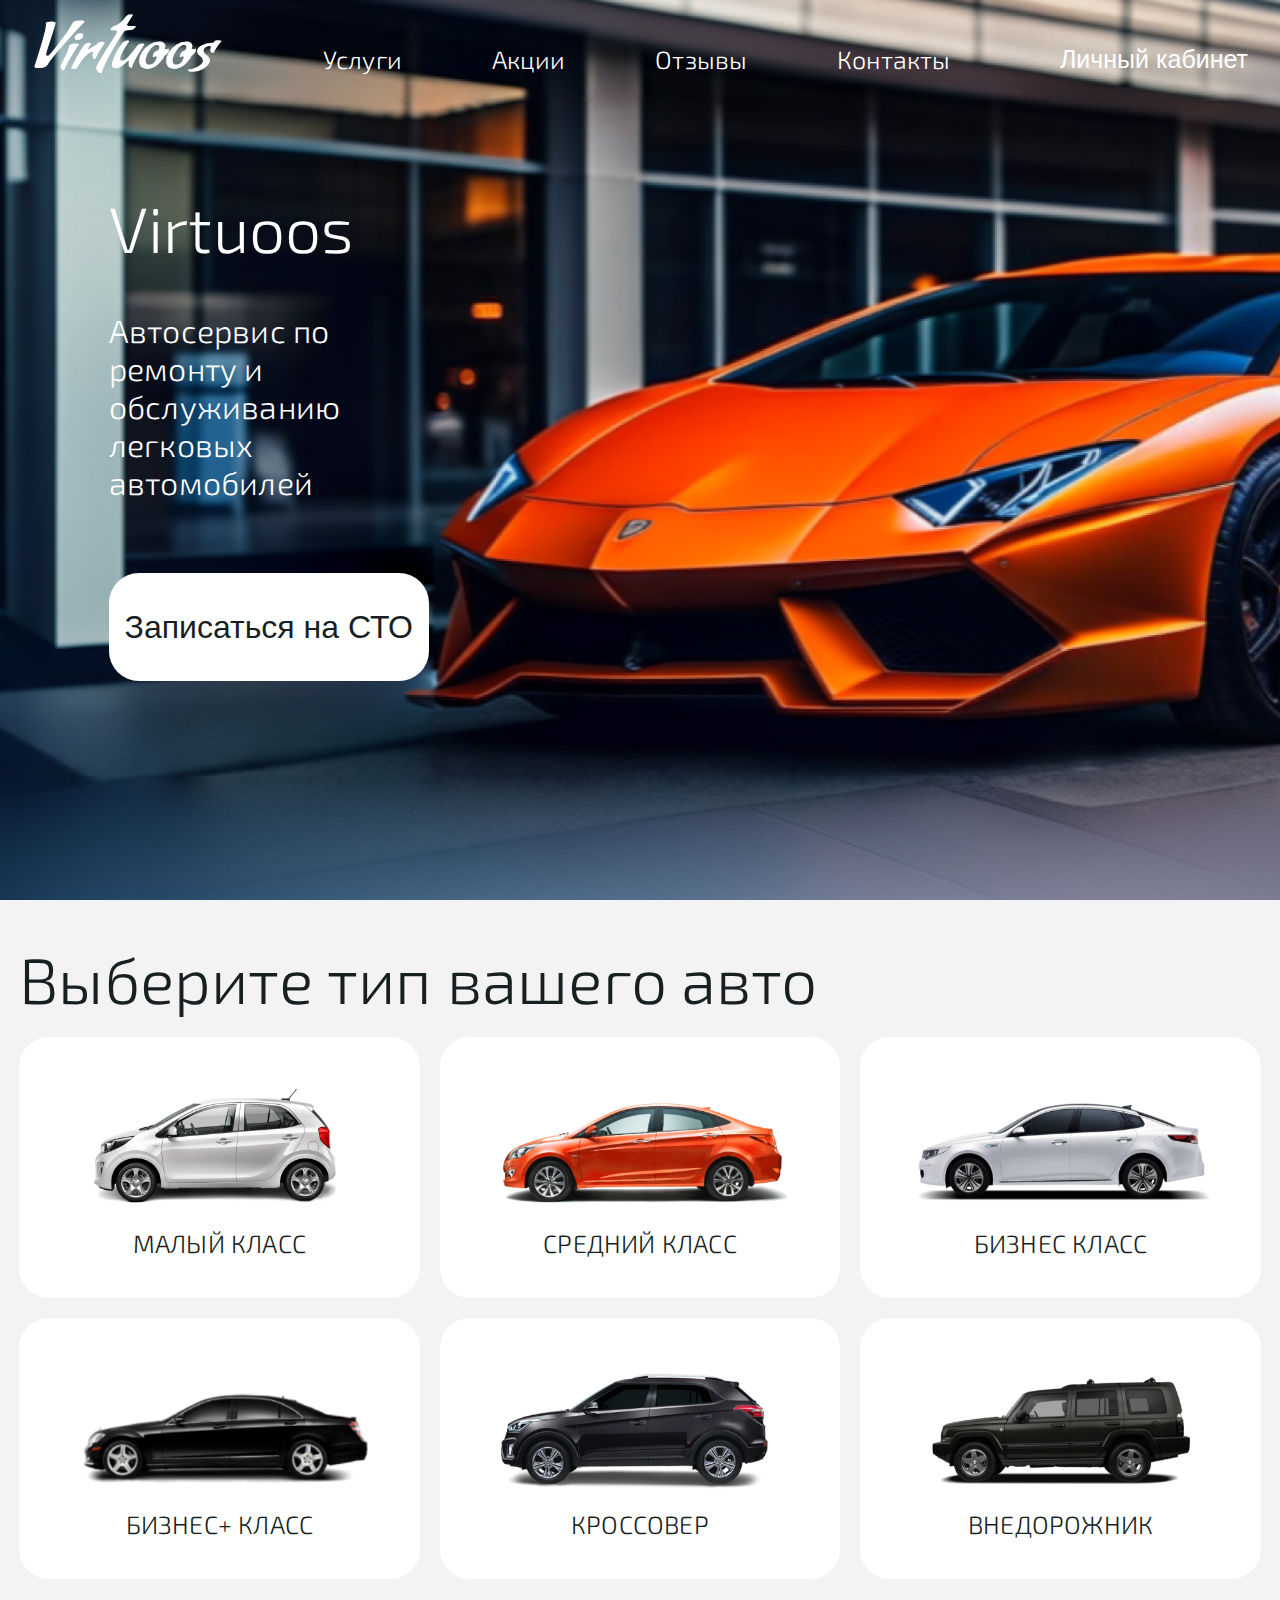
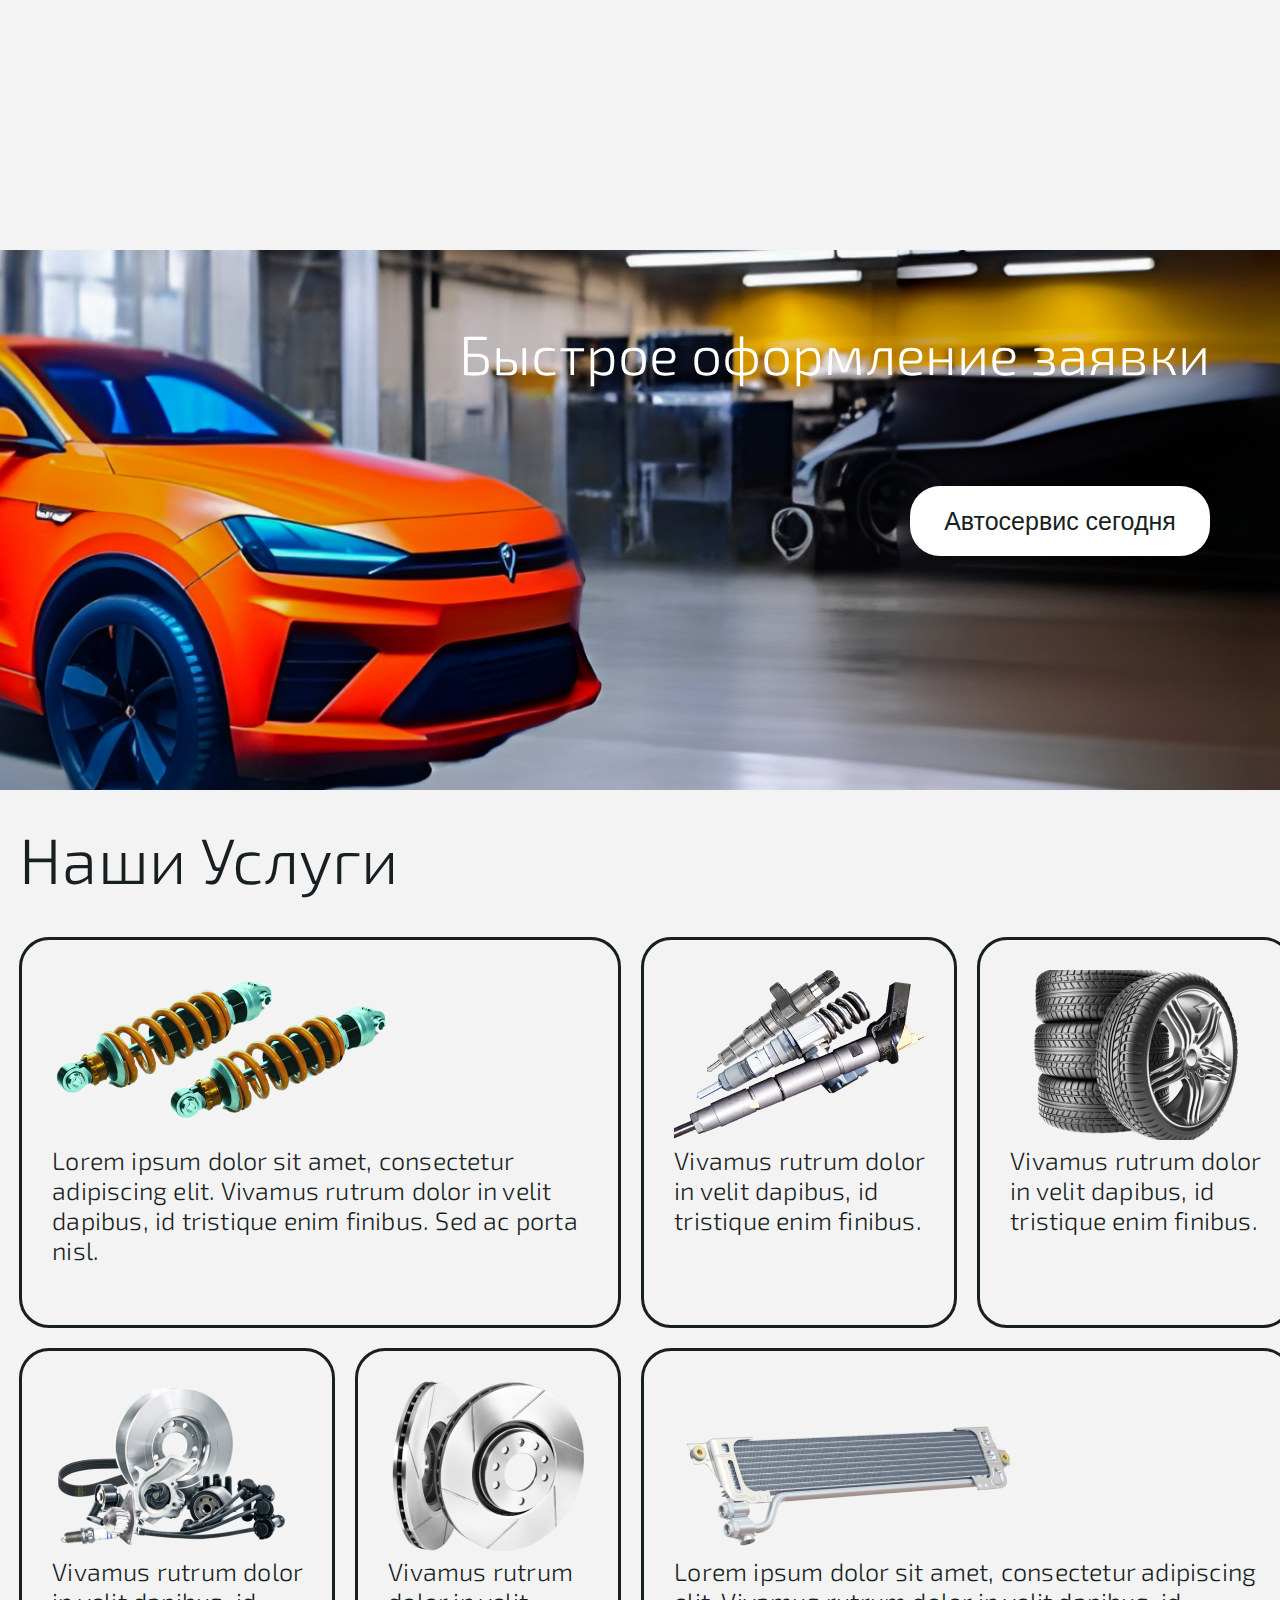
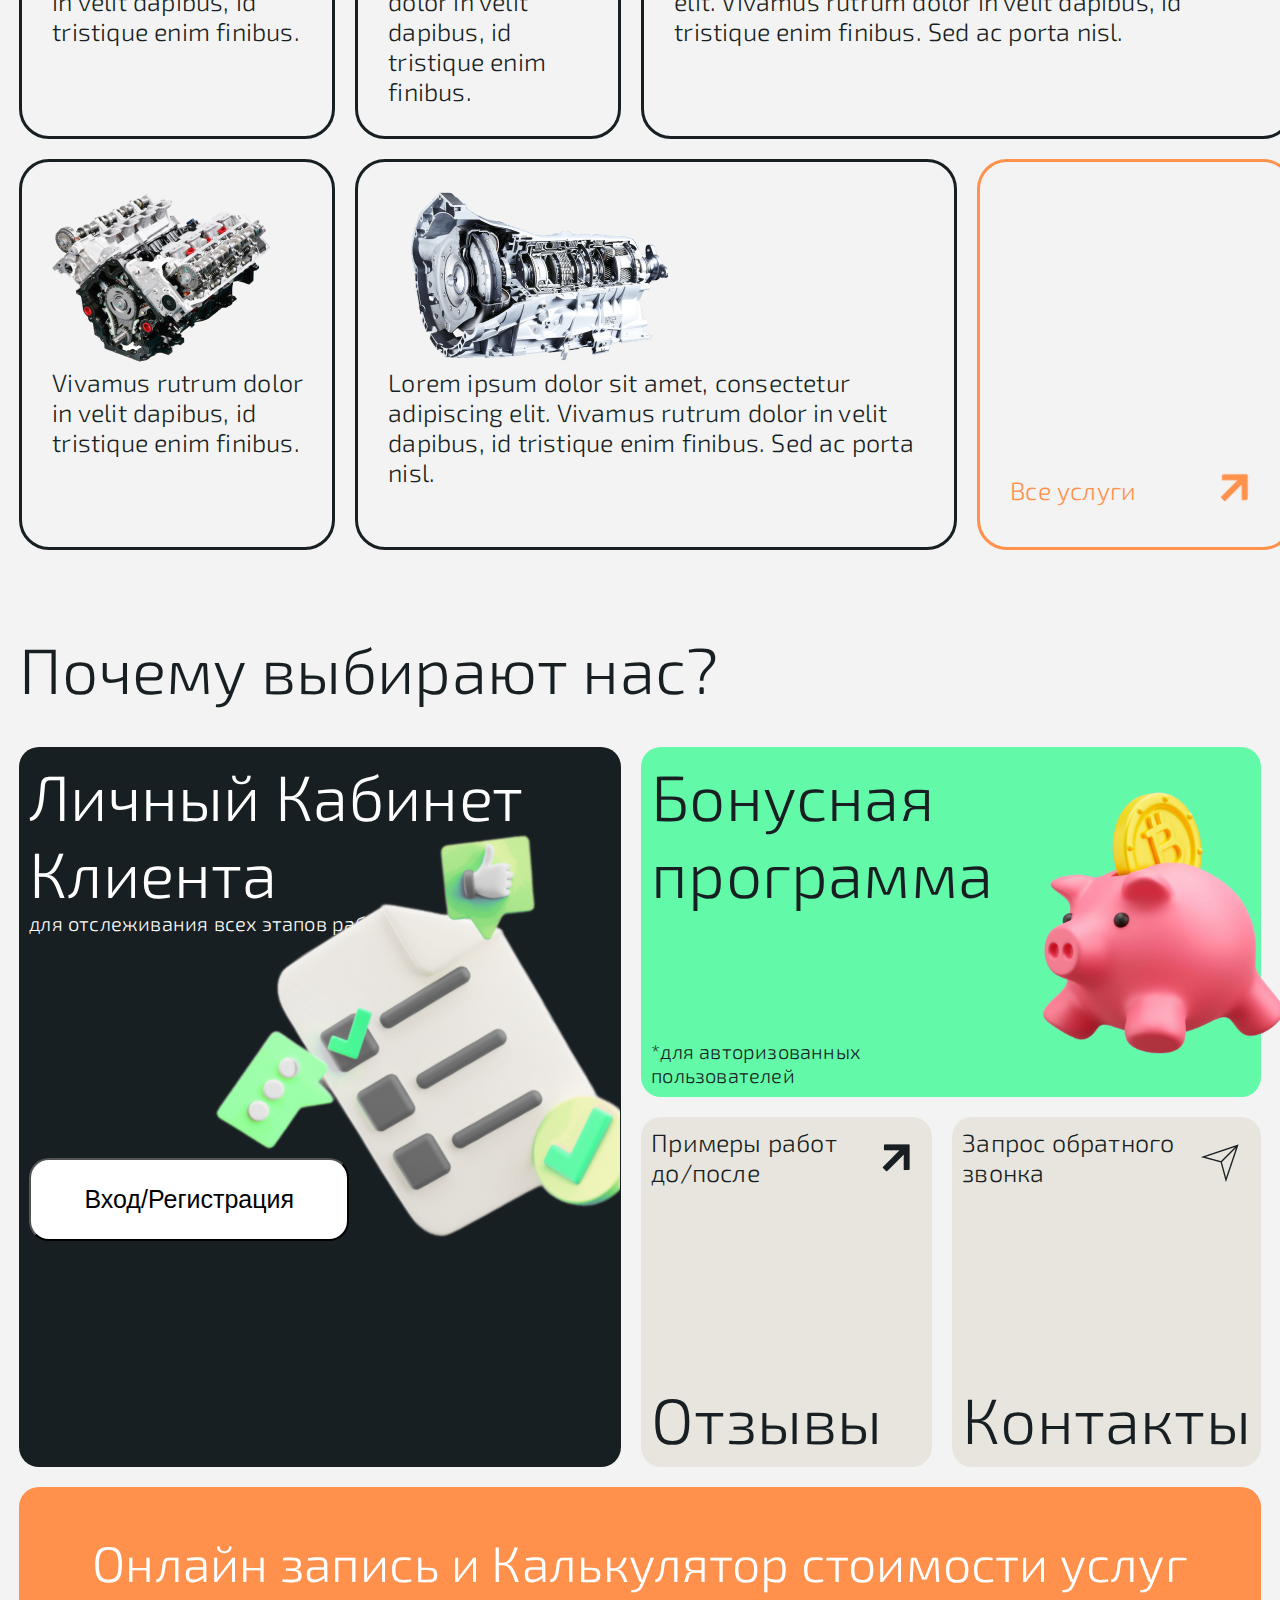
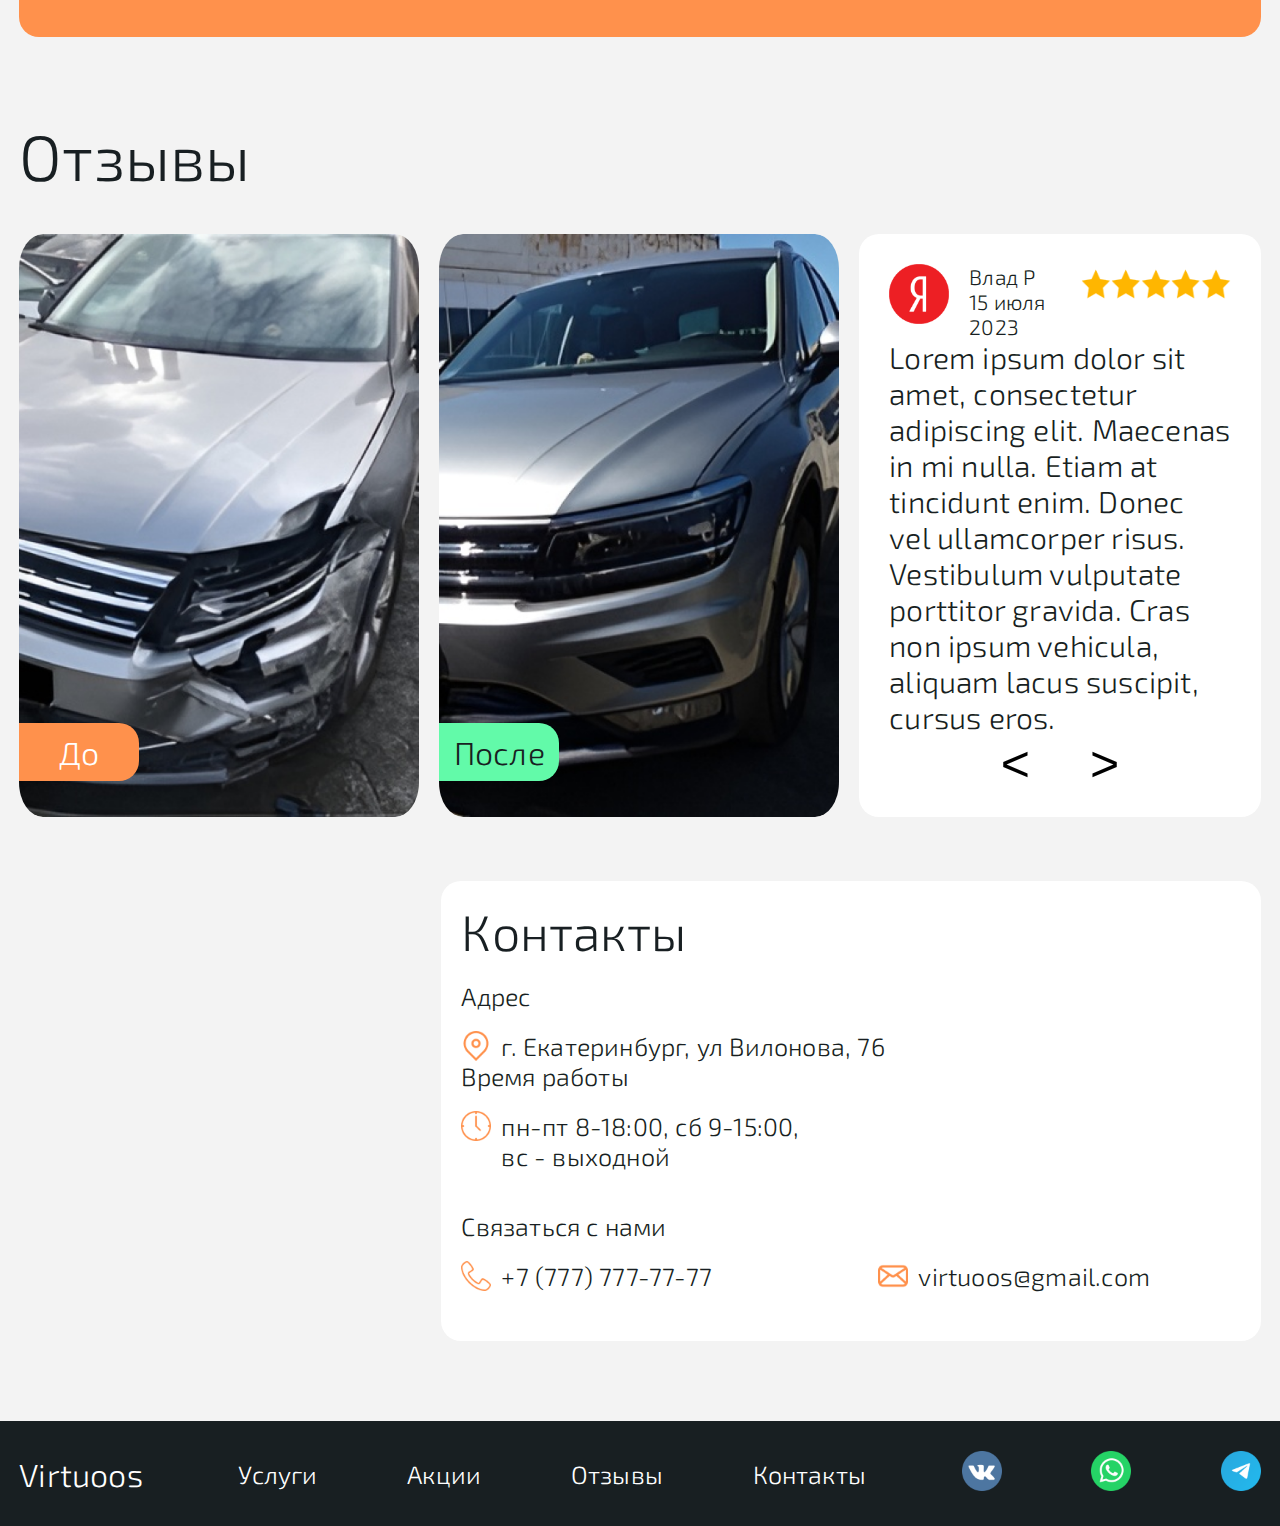
<file: src/index.html>
<!DOCTYPE html>
<html lang="en">
  <head>
    <meta charset="UTF-8" />
    <meta name="viewport" content="width=device-width, initial-scale=1.0" />
    <title>Virtusos</title>
    <link rel="stylesheet" href="css/main.css" />
  </head>
  <body>
    <div class="main-scrin">
      <div class="main-container">
        <header class="header-main">
          <div class="logo"><a href="index.html">Virtuoos</a></div>
          <nav class="menu">
            <li><a href="#services">Услуги</a></li>
            <li><a href="#container-about">Акции</a></li>
            <li><a href="#container-reviews">Отзывы</a></li>
            <li><a href="#section-contact">Контакты</a></li>
          </nav>
          <button onclick="document.location='./entrans.html'" class="sign-in">Личный кабинет</button>
        </header>
        <div class="main-title">
          <h1>Virtuoos</h1>
          <p>Автосервис по ремонту и обслуживанию легковых автомобилей</p>
          <button>Записаться на СТО</button>
        </div>
      </div>
      
    </div>
    <main>
      <div class="container" id="services">
        <div class="container-choosing-car">
          <h2>Выберите тип вашего авто</h2>
          <div class="choosing-car">
            <div class="car-model" id="car-model">
              <img src="./img/малый.png" alt="" />
              <p>Малый класс</p>
            </div>
            <div class="car-model" id="car-model" onclick="location.href='./choosing_a_service.html'">
              <img src="./img/средний.png" alt="" />
              <p>Средний класс</p>
            </div>
            <div class="car-model" id="car-model">
              <img src="./img/бизнес.png" alt="" />
              <p>Бизнес класс</p>
            </div>
            <div class="car-model" id="car-model">
              <img src="./img/бизнес-плюс.png" alt="" />
              <p>Бизнес+ класс</p>
            </div>
            <div class="car-model" id="car-model">
              <img src="./img/кросссовер.png" alt="" />
              <p>Кроссовер</p>
            </div>
            <div class="car-model" id="car-model">
              <img src="./img/внедорожник.png" alt="" />
              <p>Внедорожник</p>
            </div>
          </div>
        </div>
      </div>
      <div class="container-application">
        <div class="application">
          <p>Быстрое оформление заявки</p>
          <button>Автосервис сегодня</button>
        </div>
      </div>
      <div class="container">
        <div class="container-services">
          <h3>Наши Услуги</h3>
          <div class="container-card">
            <div class="services-card photo-1">
              <a href="#"><img src="./img/подвески.png" alt="" /></a>
              <p>
                Lorem ipsum dolor sit amet, consectetur adipiscing elit. Vivamus
                rutrum dolor in velit dapibus, id tristique enim finibus. Sed ac
                porta nisl.
              </p>
            </div>
            <div class="services-card photo-2">
              <a href="#"><img src="./img/топливная система.png" alt="" /></a>
              <p>
                Vivamus rutrum dolor in velit dapibus, id tristique enim
                finibus.
              </p>
            </div>
            <div class="services-card photo-3">
              <a href="#"><img src="./img/шиномонтаж.png" alt="" /></a>
              <p>
                Vivamus rutrum dolor in velit dapibus, id tristique enim
                finibus.
              </p>
            </div>
            <div class="services-card photo-4">
              <a href="#"><img src="./img/техобслуживание.png" alt="" /></a>
              <p>
                Vivamus rutrum dolor in velit dapibus, id tristique enim
                finibus.
              </p>
            </div>
            <div class="services-card photo-5">
              <a href="#"><img src="./img/тормозная система.png" alt="" /></a>
              <p>
                Vivamus rutrum dolor in velit dapibus, id tristique enim
                finibus.
              </p>
            </div>
            <div class="services-card photo-6">
              <a href="#"><img src="./img/охлаждение.png" alt="" /></a>
              <p>
                Lorem ipsum dolor sit amet, consectetur adipiscing elit. Vivamus
                rutrum dolor in velit dapibus, id tristique enim finibus. Sed ac
                porta nisl.
              </p>
            </div>
            <div class="services-card photo-7">
              <a href="#"><img src="./img/двигатель.png" alt="" /></a>
              <p>
                Vivamus rutrum dolor in velit dapibus, id tristique enim
                finibus.
              </p>
            </div>
            <div class="services-card photo-8">
              <a href="#"><img src="./img/трансмиссия.png" alt="" /></a>
              <p>
                Lorem ipsum dolor sit amet, consectetur adipiscing elit. Vivamus
                rutrum dolor in velit dapibus, id tristique enim finibus. Sed ac
                porta nisl.
              </p>
            </div>
            <div class="services-card span-9">
              <a href="#"></a>
              <div class="content-servise">
                <p>Все услуги</p>
                <span><img src="./img/стрелка.svg" alt="" /></span>
              </div>
            </div>
          </div>
        </div>

        <div class="container-about" id="container-about">
          <h4>Почему выбирают нас?</h4>
          <div class="about-programm">
            <a href="#" class="programm-card personal-account">
              <p class="paragraff-personal-account">Личный Кабинет Клиента</p>
              <p>для отслеживания всех этапов работы</p>
              <img src="./img/чеклист.svg" alt="" />
              <button>Вход/Регистрация</button>
            </a>
            <a href="#" class="programm-card bonus">
              <div class="programm-bonus">
                <p class="paragraf-programm-bonus">Бонусная программа</p>
                <p>*для авторизованных пользователей</p>
              </div>
              <img src="./img/бонус.png" alt="" />
            </a>
            <a href="#" class="programm-card card-reviews">
              <div class="programm-reviews">
                <p>Примеры работ до/после</p>
                <img src="./img/стрелка черная.png" alt="" />
              </div>
              <p>Отзывы</p>
            </a>
            <a href="#" class="programm-card contact">
              <div class="programm-contact">
                <p>Запрос обратного звонка</p>
                <img src="./img/навигация.png" alt="" />
              </div>
              <p>Контакты</p>
            </a>
            <a href="#" class="programm-card calculator">
              <p>Онлайн запись и Калькулятор стоимости услуг</p>
            </a>
          </div>
        </div>

        <div class="container-reviews" id="container-reviews">
          <h5>Отзывы</h5>
          <div class="slideshow-container">
            <div class="mySlides fade">
              <div class="reviews-photo">
                <div class="reviews-photo-1">
                  <img src="./img/до.png" alt="" />
                  <p>До</p>
                </div>
                <div class="reviews-photo-2">
                  <img src="./img/после.png" alt="" />
                  <p>После</p>
                </div>
              </div>
              <div class="reviews-text">
                <div class="header-reviews-text">
                  <div class="person">
                    <img src="./icons/аватар.png" alt="" class="yandex" />
                    <div class="name-date">
                      <p class="name">Влад Р</p>
                      <p class="date">15 июля 2023</p>
                    </div>
                  </div>
                  <img src="./icons/оценка.png" alt="" class="reting" />
                </div>
                <style style = "inline-size: none;"></style>
                <p class="comment">
                  Lorem ipsum dolor sit amet, consectetur adipiscing elit.
                  Maecenas in mi nulla. Etiam at tincidunt enim. Donec vel
                  ullamcorper risus. Vestibulum vulputate porttitor gravida.
                  Cras non ipsum vehicula, aliquam lacus suscipit, cursus eros.
                </p>
                <div class="buttons-slider">
                  <button
                    class="prev"
                    type="button"
                    aria-label="Посмотреть предыдущий отзыв"
                    onclick="plusSlides(-1)"
                  >
                    &lt;
                  </button>
                  <button
                    class="next"
                    type="button"
                    aria-label="Посмотреть следующий отзыв"
                    onclick="plusSlides(1)"
                  >
                    &gt;
                  </button>
                </div>
              </div>
            </div>
            <div class="mySlides fade">
              <div class="reviews-photo">
                <div class="reviews-photo-1">
                  <img src="./img/До_2.jpg" alt="" />
                  <p>До</p>
                </div>
                <div class="reviews-photo-2">
                  <img src="./img/После_2.jpg" alt="" />
                  <p>После</p>
                </div>
              </div>
              <div class="reviews-text">
                <div class="header-reviews-text">
                  <div class="person">
                    <img src="./icons/аватар.png" alt="" class="yandex" />
                    <div class="name-date">
                      <p class="name">Аркадий О</p>
                      <p class="date">15 июля 2023</p>
                    </div>
                  </div>
                  <img src="./icons/оценка.png" alt="" class="reting" />
                </div>
                <p class="comment">
                   Ex ratione tenetur illo alias reprehenderit?
                </p>
                <div class="buttons-slider">
                  <button
                    class="prev"
                    type="button"
                    aria-label="Посмотреть предыдущий отзыв"
                    onclick="plusSlides(-1)"
                  >
                    &lt;
                  </button>
                  <button
                    class="next"
                    type="button"
                    aria-label="Посмотреть следующий отзыв"
                    onclick="plusSlides(1)"
                  >
                    &gt;
                  </button>
                </div>
              </div>
            </div>
          </div>
        </div>

        <div class="container-contact">
          <div class="map">
            <iframe
              src="https://yandex.ru/map-widget/v1/?um=constructor%3Adfa8065536cb354d7d8bf2ccb8b7bf137bb4f5b6bde437dd3a1421d002b3db54&amp;source=constructor"
              width="100%"
              height="100%"
              frameborder="0"
            ></iframe>
          </div>
          <div class="section-contact" id="section-contact">
            <h6>Контакты</h6>
            <div class="contact">
              <div class="contact-card address">
                <p>Адрес</p>
                <div class="content-adress">
                  <img src="./icons/геолокация.png" alt="" />
                  <p>г. Екатеринбург, ул Вилонова, 76</p>
                </div>
              </div>
              <div class="contact-card time-work">
                <p>Время работы</p>
                <div class="content-time-work">
                  <img src="./icons/время.png" alt="" />
                  <p>пн-пт 8-18:00, сб 9-15:00, <br> вс - выходной</p>
                </div>
              </div>
              <div class="contact-card number">
                <p>Связаться с нами</p>
                <div class="content-number-email">
                  <div class="content-number">
                    <img src="./icons/телефон.png" alt="" />
                    <p>+7 (777) 777-77-77</p>
                  </div>
                  <div class="content-email">
                    <img src="./icons/почта.png" alt="" />
                    <p>virtuoos@gmail.com</p>
                  </div>
                </div>
              </div>
            </div>
          </div>
        </div>
      </div>
      <div class="main-scrin-footer">
        <div class="main-container-footer">
          <footer class="footer-main">
            <div class="logo"><a href="#">Virtuoos</a></div>
            <nav class="menu">
              <li><a href="#">Услуги</a></li>
              <li><a href="#">Акции</a></li>
              <li><a href="#">Отзывы</a></li>
              <li><a href="#">Контакты</a></li>
            </nav>
            <nav class="social">
              <li><a href=""><img src="./icons/vk_icon.png" alt=""></a></li>
              <li><a href=""><img src="./icons/whatsapp_icon.png" alt=""></a></li>
              <li><a href=""><img src="./icons/telegram_icon.png" alt=""></a></li>
            </nav>
          </footer>
        </div>
      </div>
    </main>


    <script src="./js/slider.js"></script>
  </body>
</html>
</file>
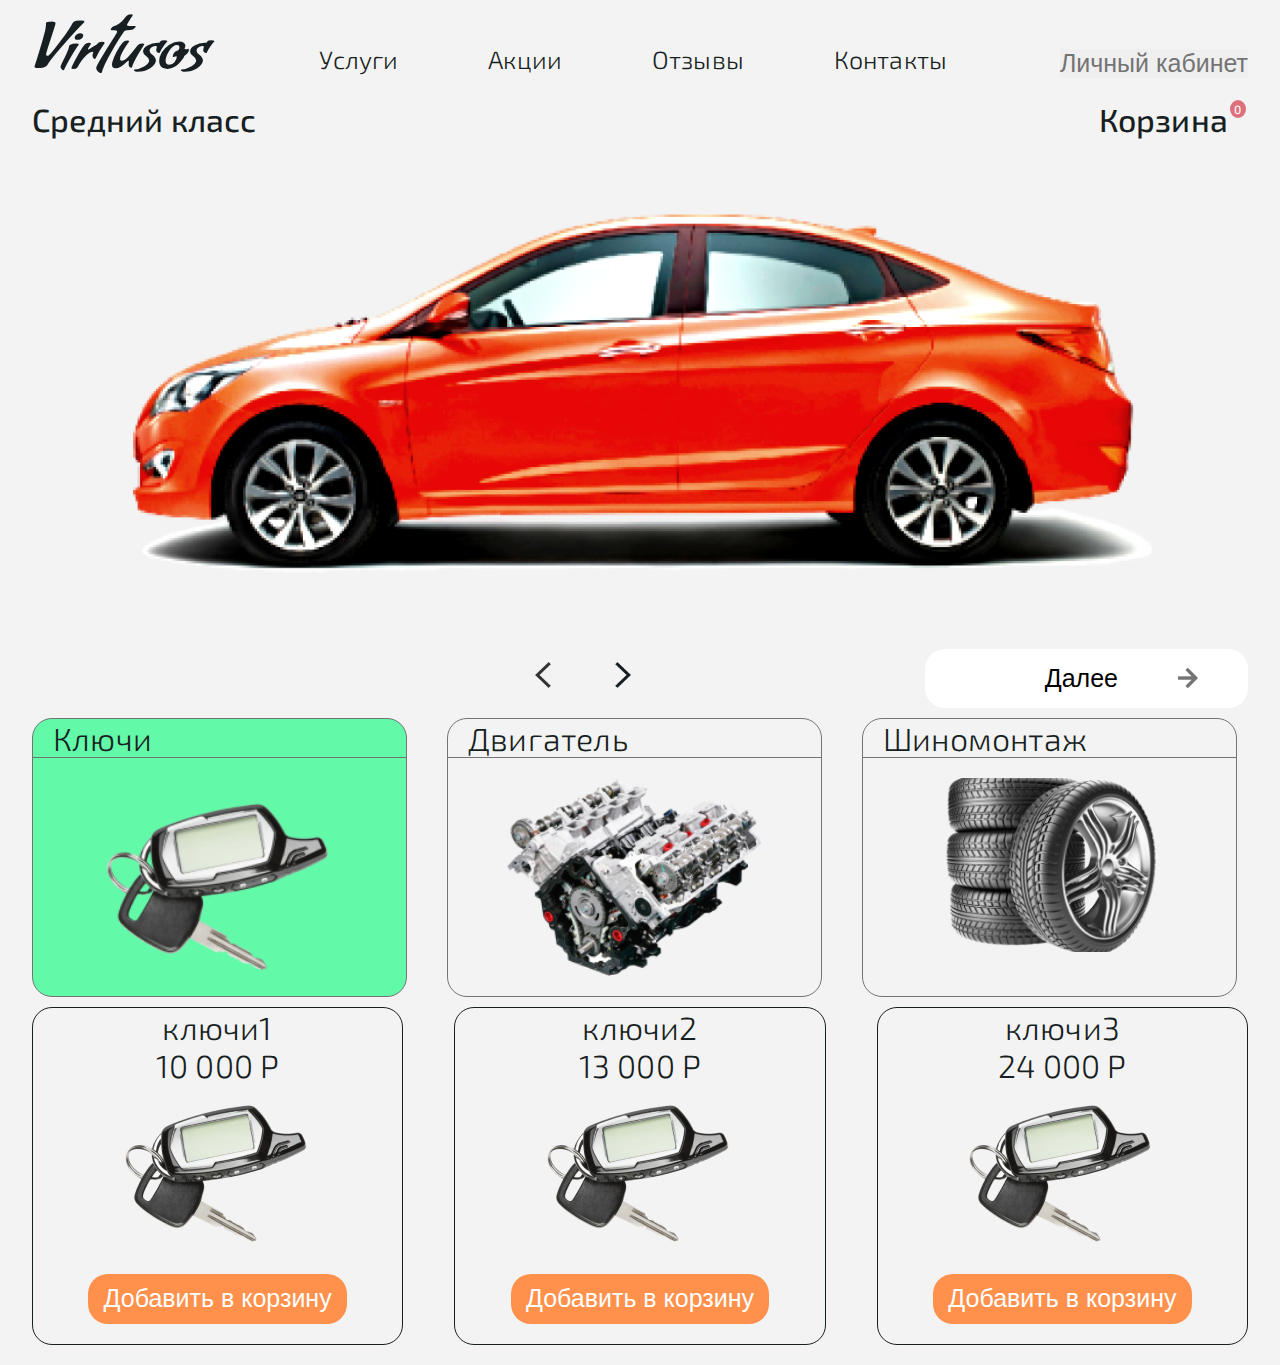
<file: src/choosing_a_service.html>
<!DOCTYPE html>
<html lang="en">
<head>
    <meta charset="UTF-8">
    <meta name="viewport" content="width=device-width, initial-scale=1.0">
    <title>Document</title>
    <link rel="stylesheet" href="./css/main.css">
</head>
<body>
    <div class="main-scrin-header-white">
        <div class="main-container">
          <header class="header-main">
            <div class="logo"><a href="index.html">Virtusos</a></div>
            <nav class="menu">
              <li><a href="index.html#services">Услуги</a></li>
              <li><a href="index.html#container-about">Акции</a></li>
              <li><a href="index.html#container-reviews">Отзывы</a></li>
              <li><a href="index.html#section-contact">Контакты</a></li>
            </nav>
            <a href="personal_account.html">
                <button class="btn">Личный кабинет</button>
            </a>
                
          </header>
        </div>
      </div>
      <div class="container">
        <div class="card-service">
            <div class="type-auto active-type-auto">
                <div class="tytle-and-basket">
                    <p class="tytle-auto">Средний класс</p>
                    <div class="header-cart cart">
                        <div class="cart-text">
                            Корзина
                            <span class="cart-quantity">0</span>
                        </div>
                        <div class="cart-content">
                            <ul class="cart-content-list" data-simplebar>
                                <!-- <li class="cart-content-item">
                                    <article class="cart-content-product cart-product">
                                        <img src="./img/ключи.png" alt="" class="cart-product-img">
                                        <div class="cart-product-text">
                                            <h3 class="cart-product-title">
                                                ключи 1
                                            </h3>
                                            <span class="cart-prroduct-price">777 777 Р</span>
                                        </div>
                                        <button class="cart-product-delete" aria-label="Удалить товар"></button>
                                    </article>
                                </li> -->
                            </ul>
                            <div class="cart-content-bottom">
                                <div class="cart-content-full-price">
                                    <span>Итого:</span>
                                    <span class="fullprice">888 888 Р</span>
                                </div>
                                <button class="cart-content-btn">Перейти к оформлению</button>
                            </div>
                            <div class="modalWindow" id="myModalWindow">
                                <div class="modal-content">
                                    <span class="close" onclick="closeModal()">&times;</span>
                                    <p>Ваша заявка в рассмотрении</p>
                                </div>
                            </div>
                        </div>
                    </div>
                </div>
                <div class="img-auto">
                    <img src="./img/средний-акт.png" alt="">
                </div>
                <div class="btn-chanje-auto">
                    <div class="arrow-auto">
                        <div class="prew-auto" onclick="plusSlidesServices(-1)"><img src="./icons/назад.png" alt=""></div>
                        <div class="next-auto" onclick="plusSlidesServices(1)"><img src="./icons/вперёд.png" alt=""></div>
                    </div>
                    <div class="btn-next">
                        <button class="next-viewing-application">
                            <p>Далее</p>
                            <img src="./icons/стрелка.png" alt="">
                        </button>
                    </div>
                </div>
                <div class="services average-services">
                    <div class="service-card" data-id="average-key">
                        <div class="title-service-card">
                            <p>Ключи</p>
                        </div>
                        <img src="./img/ключи.png" alt="">
                    </div>
                    <div class="service-card" data-id="average-engin">
                        <div class="title-service-card">
                            <p>Двигатель</p>
                        </div>
                        <img src="./img/двигатель.png" alt="">
                    </div>
                    <div class="service-card" data-id="average-tire-service">
                        <div class="title-service-card">
                            <p>Шиномонтаж</p>
                        </div>
                        <img src="./img/шиномонтаж.png" alt="">
                    </div>
                    <div class="service-card" data-id="average-fuel-system">
                        <div class="title-service-card">
                            <p>Топливная система</p>
                        </div>
                        <img src="./img/топливная система.png" alt="">
                    </div>
                    <div class="service-card" data-id="average-pendant">
                        <div class="title-service-card">
                            <p>Подвеска</p>
                        </div>
                        <img src="./img/подвески.png" alt="">
                    </div>
                    <div class="service-card" data-id="average-braking-system">
                        <div class="title-service-card">
                            <p>Тормозная система</p>
                        </div>
                        <img src="./img/тормозная система.png" alt="">
                    </div>
                </div>
                <div class="choosing-services-specific">
                    <div class="choosing-services-specific-block">

                        <div class="choosing-services-specific-card average-key">
                            <div class="title-choosing-services-specific-card">
                                <p class="product-title">ключи1</p>
                                <span class="parent-price-current">10 000 Р</span>
                                <img src="./img/ключи.png" alt="" class="img--choosing-services-specific-card">
                                <button class="btn-choosing-services-specific-card">Добавить в корзину</button>
                            </div>
                        </div>

                        <div class="choosing-services-specific-card average-key">
                            <div class="title-choosing-services-specific-card">
                                <p class="product-title">ключи2</p>
                                <span class="parent-price-current">13 000 Р</span>
                                <img src="./img/ключи.png" alt="" class="img--choosing-services-specific-card">
                                <button class="btn-choosing-services-specific-card">Добавить в корзину</button>
                            </div>
                        </div>

                        <div class="choosing-services-specific-card average-key">
                            <div class="title-choosing-services-specific-card">
                                <p class="product-title">ключи3</p>
                                <span class="parent-price-current">24 000 Р</span>
                                <img src="./img/ключи.png" alt="" class="img--choosing-services-specific-card">
                                <button class="btn-choosing-services-specific-card">Добавить в корзину</button>
                            </div>
                        </div>

                    </div>

                    <div class="choosing-services-specific-block">

                        <div class="choosing-services-specific-card average-engin">
                            <div class="title-choosing-services-specific-card">
                                <p class="product-title">двигатель1</p>
                                <span class="parent-price-current">4 000 Р</span>
                                <img src="./img/двигатель.png" alt="" class="img--choosing-services-specific-card">
                                <button class="btn-choosing-services-specific-card">Добавить в корзину</button>
                            </div>
                        </div>

                        <div class="choosing-services-specific-card average-engin">
                            <div class="title-choosing-services-specific-card">
                                <p class="product-title">двигатель2</p>
                                <span class="parent-price-current">30 000 Р</span>
                                <img src="./img/двигатель.png" alt="" class="img--choosing-services-specific-card">
                                <button class="btn-choosing-services-specific-card">Добавить в корзину</button>
                            </div>
                        </div>

                        <div class="choosing-services-specific-card average-engin">
                            <div class="title-choosing-services-specific-card">
                                <p class="product-title">двигатель3</p>
                                <span class="parent-price-current">8 000 Р</span>
                                <img src="./img/двигатель.png" alt="" class="img--choosing-services-specific-card">
                                <button class="btn-choosing-services-specific-card">Добавить в корзину</button>
                            </div>
                        </div>

                    </div>

                    <div class="choosing-services-specific-block">

                        <div class="choosing-services-specific-card average-tire-service">
                            <div class="title-choosing-services-specific-card">
                                <p class="product-title">Шиномонтаж1</p>
                                <span class="parent-price-current">13 000 Р</span>
                                <img src="./img/шиномонтаж.png" alt="" class="img--choosing-services-specific-card">
                                <button class="btn-choosing-services-specific-card">Добавить в корзину</button>
                            </div>
                        </div>

                        <div class="choosing-services-specific-card average-tire-service">
                            <div class="title-choosing-services-specific-card">
                                <p class="product-title">Шиномонтаж2</p>
                                <span class="parent-price-current">45 000 Р</span>
                                <img src="./img/шиномонтаж.png" alt="" class="img--choosing-services-specific-card">
                                <button class="btn-choosing-services-specific-card">Добавить в корзину</button>
                            </div>
                        </div>

                        <div class="choosing-services-specific-card average-tire-service">
                            <div class="title-choosing-services-specific-card">
                                <p class="product-title">Шиномонтаж3</p>
                                <span class="parent-price-current">202 000 Р</span>
                                <img src="./img/шиномонтаж.png" alt="" class="img--choosing-services-specific-card">
                                <button class="btn-choosing-services-specific-card">Добавить в корзину</button>
                            </div>
                        </div>

                    </div>

                    <div class="choosing-services-specific-block">

                        <div class="choosing-services-specific-card average-fuel-system">
                            <div class="title-choosing-services-specific-card">
                                <p class="product-title">Топливная система1</p>
                                <span class="parent-price-current">13 000 Р</span>
                                <img src="./img/топливная система.png" alt="" class="img--choosing-services-specific-card">
                                <button class="btn-choosing-services-specific-card">Добавить в корзину</button>
                            </div>
                        </div>

                        <div class="choosing-services-specific-card average-fuel-system">
                            <div class="title-choosing-services-specific-card">
                                <p class="product-title">Топливная система2</p>
                                <span class="parent-price-current">23 000 Р</span>
                                <img src="./img/топливная система.png" alt="" class="img--choosing-services-specific-card">
                                <button class="btn-choosing-services-specific-card">Добавить в корзину</button>
                            </div>
                        </div>

                        <div class="choosing-services-specific-card average-fuel-system">
                            <div class="title-choosing-services-specific-card">
                                <p class="product-title">Топливная система3</p>
                                <span class="parent-price-current">15 000 Р</span>
                                <img src="./img/топливная система.png" alt="" class="img--choosing-services-specific-card">
                                <button class="btn-choosing-services-specific-card">Добавить в корзину</button>
                            </div>
                        </div>

                    </div>

                    <div class="choosing-services-specific-block">

                        <div class="choosing-services-specific-card average-pendant">
                            <div class="title-choosing-services-specific-card">
                                <p class="product-title">Подвеска1</p>
                                <span class="parent-price-current">11 000 Р</span>
                                <img src="./img/подвески.png" alt="" class="img--choosing-services-specific-card">
                                <button class="btn-choosing-services-specific-card">Добавить в корзину</button>
                            </div>
                        </div>

                        <div class="choosing-services-specific-card average-pendant">
                            <div class="title-choosing-services-specific-card">
                                <p class="product-title">Подвеска2</p>
                                <span class="parent-price-current">34 000 Р</span>
                                <img src="./img/подвески.png" alt="" class="img--choosing-services-specific-card">
                                <button class="btn-choosing-services-specific-card">Добавить в корзину</button>
                            </div>
                        </div>

                        <div class="choosing-services-specific-card average-pendant">
                            <div class="title-choosing-services-specific-card">
                                <p class="product-title">Подвеска3</p>
                                <span class="parent-price-current">20 000 Р</span>
                                <img src="./img/подвески.png" alt="" class="img--choosing-services-specific-card">
                                <button class="btn-choosing-services-specific-card">Добавить в корзину</button>
                            </div>
                        </div>

                    </div>

                    <div class="choosing-services-specific-block">

                        <div class="choosing-services-specific-card average-braking-system">
                            <div class="title-choosing-services-specific-card">
                                <p class="product-title">Тормозная система1</p>
                                <span class="parent-price-current">4 000 Р</span>
                                <img src="./img/тормозная система.png" alt="" class="img--choosing-services-specific-card">
                                <button class="btn-choosing-services-specific-card">Добавить в корзину</button>
                            </div>
                        </div>

                        <div class="choosing-services-specific-card average-braking-system">
                            <div class="title-choosing-services-specific-card">
                                <p class="product-title">Тормозная система2</p>
                                <span class="parent-price-current">19 000 Р</span>
                                <img src="./img/тормозная система.png" alt="" class="img--choosing-services-specific-card">
                                <button class="btn-choosing-services-specific-card">Добавить в корзину</button>
                            </div>
                        </div>

                        <div class="choosing-services-specific-card average-braking-system">
                            <div class="title-choosing-services-specific-card">
                                <p class="product-title">Тормозная система3</p>
                                <span class="parent-price-current">6 000 Р</span>
                                <img src="./img/тормозная система.png" alt="" class="img--choosing-services-specific-card">
                                <button class="btn-choosing-services-specific-card">Добавить в корзину</button>
                            </div>
                        </div>

                    </div>
                </div>
            </div>

            <div class="type-auto active-type-auto">
                <div class="tytle-and-basket">
                    <p class="tytle-auto">Бизнес класс</p>
                    <div class="basket">
                        <p>25700 <span>Р</span></p>
                        <div class="arrow-basket">
                            <img src="./icons/список выбранных услуг.png" alt="">
                        </div>
                    </div>
                </div>
                <div class="img-auto">
                    <img src="./img/бизнес-акт.png" alt="">
                </div>
                <div class="btn-chanje-auto">
                    <div class="arrow-auto">
                        <div class="prew-auto" onclick="plusSlidesServices(-1)"><img src="./icons/назад.png" alt=""></div>
                        <div class="next-auto" onclick="plusSlidesServices(1)"><img src="./icons/вперёд.png" alt=""></div>
                    </div>
                    <div class="btn-next">
                        <button>
                            <p>Далее</p>
                            <img src="./icons/стрелка.png" alt="">
                        </button>
                    </div>
                </div>
                <div class="services business-services">
                    <div class="service-card" data-id="business-key">
                        <div class="title-service-card">
                            <p>Ключи</p>
                        </div>
                        <img src="./img/ключи.png" alt="">
                    </div>
                    <div class="service-card" data-id="business-engin">
                        <div class="title-service-card">
                            <p>Двигатель</p>
                        </div>
                        <img src="./img/двигатель.png" alt="">
                    </div>
                    <div class="service-card" data-id="business-tire-service">
                        <div class="title-service-card">
                            <p>Шиномонтаж</p>
                        </div>
                        <img src="./img/шиномонтаж.png" alt="">
                    </div>
                    <div class="service-card" data-id="business-fuel-system">
                        <div class="title-service-card">
                            <p>Топливная система</p>
                        </div>
                        <img src="./img/топливная система.png" alt="">
                    </div>
                    <div class="service-card" data-id="business-pendant">
                        <div class="title-service-card">
                            <p>Подвеска</p>
                        </div>
                        <img src="./img/подвески.png" alt="">
                    </div>
                    <div class="service-card" data-id="business-braking-system">
                        <div class="title-service-card">
                            <p>Тормозная система</p>
                        </div>
                        <img src="./img/тормозная система.png" alt="">
                    </div>
                </div>
                <div class="choosing-services-specific">

                    <div class="choosing-services-specific-block">

                        <div class="choosing-services-specific-card business-key">
                            <div class="title-choosing-services-specific-card">
                                <p>ключи4</p>
                            </div>
                        </div>

                        <div class="choosing-services-specific-card business-key">
                            <div class="title-choosing-services-specific-card">
                                <p>ключи5</p>
                            </div>
                        </div>

                        <div class="choosing-services-specific-card business-key">
                            <div class="title-choosing-services-specific-card">
                                <p>ключи6</p>
                            </div>
                        </div>

                    </div>

                    <div class="choosing-services-specific-block">

                        <div class="choosing-services-specific-card business-engin">
                            <div class="title-choosing-services-specific-card">
                                <p>двигатель4</p>
                            </div>
                        </div>

                        <div class="choosing-services-specific-card business-engin">
                            <div class="title-choosing-services-specific-card">
                                <p>двигатель5</p>
                            </div>
                        </div>

                        <div class="choosing-services-specific-card business-engin">
                            <div class="title-choosing-services-specific-card">
                                <p>двигатель6</p>
                            </div>
                        </div>

                    </div>

                    <div class="choosing-services-specific-block">

                        <div class="choosing-services-specific-card business-tire-service">
                            <div class="title-choosing-services-specific-card">
                                <p>Шиномонтаж4</p>
                            </div>
                        </div>

                        <div class="choosing-services-specific-card business-tire-service">
                            <div class="title-choosing-services-specific-card">
                                <p>Шиномонтаж5</p>
                            </div>
                        </div>

                        <div class="choosing-services-specific-card business-tire-service">
                            <div class="title-choosing-services-specific-card">
                                <p>Шиномонтаж6</p>
                            </div>
                        </div>

                    </div>

                    <div class="choosing-services-specific-block">

                        <div class="choosing-services-specific-card business-fuel-system">
                            <div class="title-choosing-services-specific-card">
                                <p>Топливная система4</p>
                            </div>
                        </div>

                        <div class="choosing-services-specific-card business-fuel-system">
                            <div class="title-choosing-services-specific-card">
                                <p>Топливная система5</p>
                            </div>
                        </div>

                        <div class="choosing-services-specific-card business-fuel-system">
                            <div class="title-choosing-services-specific-card">
                                <p>Топливная система6</p>
                            </div>
                        </div>

                    </div>

                    <div class="choosing-services-specific-block">

                        <div class="choosing-services-specific-card business-pendant">
                            <div class="title-choosing-services-specific-card">
                                <p>Подвеска4</p>
                            </div>
                        </div>

                        <div class="choosing-services-specific-card business-pendant">
                            <div class="title-choosing-services-specific-card">
                                <p>Подвеска5</p>
                            </div>
                        </div>

                        <div class="choosing-services-specific-card business-pendant">
                            <div class="title-choosing-services-specific-card">
                                <p>Подвеска6</p>
                            </div>
                        </div>

                    </div>

                    <div class="choosing-services-specific-block">

                        <div class="choosing-services-specific-card business-braking-system">
                            <div class="title-choosing-services-specific-card">
                                <p>Тормозная система4</p>
                            </div>
                        </div>

                        <div class="choosing-services-specific-card business-braking-system">
                            <div class="title-choosing-services-specific-card">
                                <p>Тормозная система5</p>
                            </div>
                        </div>

                        <div class="choosing-services-specific-card business-braking-system">
                            <div class="title-choosing-services-specific-card">
                                <p>Тормозная система6<p>
                            </div>
                        </div>

                    </div>
                </div>
            </div>
            </div>
            <div class="tabs-service">
                <div class="tabs-service-container">
                    <div class="tabs-service-nav">
                        <button class="tabs-service-nav-btn" type="button" data-tab="#tav_service_1">Заявки</button>
                    </div>
                    <div class="tabs-service-content">
                        <div class="tabs-service-item" id="tav_service_1">
                            <div class="application-details-service">
                                <div class="application-details-about-service">
                                  <div class="number-application-service">
                                    <p>Заявка № <span>169 144 208</span></p>
                                  </div>
                                  <div class="personal-info-and-about-details-service">
                                      <div class="personal-info-application-service">
                                          <p>Персональная информация</p>
                                          <div class="surname-name-div-application-service">
                                            <input type="text" class="name-application-service" placeholder="Имя"></input>
                                            <input type="text" class="surname-application-service" placeholder="Фамилия"></input>
                                          </div>
                                          <div class="number-email-div-application-service">
                                            <input type="tel" class="telephon-number-application-service" placeholder="Номер телефона"></input>
                                            <input type="email" class="email-application-service" placeholder="Email"></input>
                                          </div>
                                          <p class="date-and-time-service">Дата и время</p>
                                          <div class="date-time-application-service">
                                            <div class="div-date-service">
                                              <label for="date-application-service"><img src="./icons/Календарь.png" alt=""></label>
                                              <input type="date" class="date-application-service" id="date-application-service" placeholder="ДД.ММ.ГГ"></input>
                                            </div>
                                            <div class="div-time-service">
                                              <label for="time-application-service"><img src="./icons/время.png" alt=""></label>
                                              <input type="time" class="time-application-service" id="time-application-service" placeholder="ЧЧ.ММ"></input>
                                            </div>
                                          </div>
                                      </div>
                                      <div class="about-details-service">
                                        <p><span>Статус: </span>Оформление заявки</p>
                                        <p><span>Тип авто: </span>Средний класс</p>
                                        <p><span>Общая сумма: </span>34568 <span class="valute-service">Р</span></p>
                                        <p class="about-details-p-service"><span>Все выбранные услуги: </span>Подробнее</p>
                                        <button class="about-details-service-btn">Создавть заявку</button>
                                      </div>
                                  </div>
                                </div>
                              </div>
                        </div>
                    </div>
                </div>
                <div class="viewing-more-services">
                    <div class="viewing-more-services-about">
                        <div class="more-services-about">
                            <p>Перебор двигателя</p>
                            <p>15000<span>Р</span></p>
                        </div>
                        <div class="more-services-about">
                            <p>Починить катушку</p>
                            <p>1000<span>Р</span></p>
                        </div>
                        <div class="more-services-about">
                            <p>Поменять колеса</p>
                            <p>22000<span>Р</span></p>
                        </div>
                        <div class="more-services-about">
                            <p>Перепрошить чип</p>
                            <p>35000<span>Р</span></p>
                        </div>
                        <div class="more-services-about">
                            <p>Отремонтировать подвеску</p>
                            <p>30000<span>Р</span></p>
                        </div>
                    </div>
                </div>
            </div>
        </div>
      <script src="./js/trasch.js"></script>
      <script src="./js/simplebar.js"></script>
      <script src="./js/slider-chosing-services.js"></script>
      <script src="./js/add-active-backgraund-services-card.js"></script>
      <script src="./js/reset-item.js"></script>
      <script src="./js/slider-services.js"></script>
      <script src="./js/filter-services-average.js"></script>
      <script src="./js/viewing-card-service.js"></script>
      <script src="./js/viewing-more-services.js"></script>
      <script src="./js/modalWindow.js"></script>
</body>  
</html>
</file>
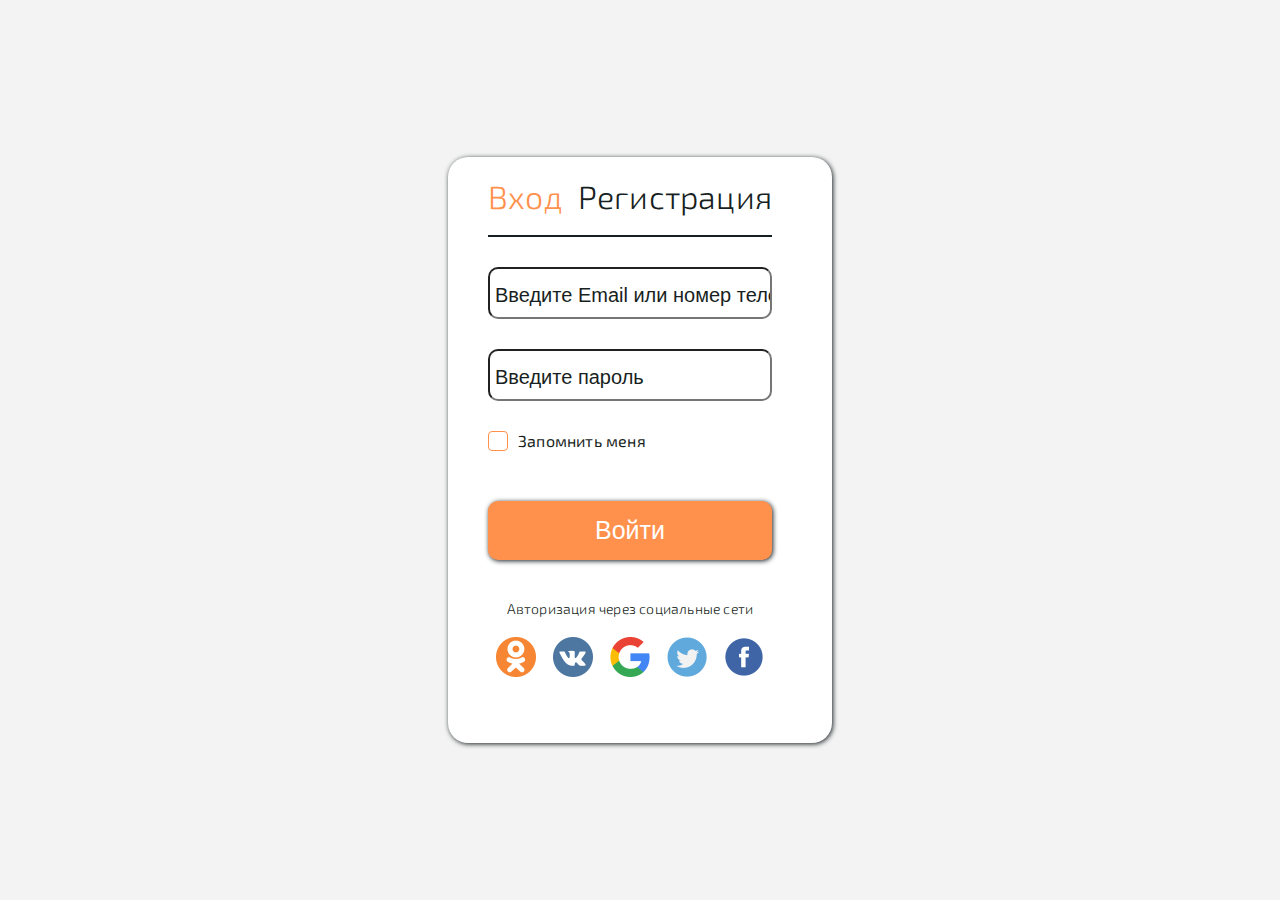
<file: src/entrans.html>
<!DOCTYPE html>
<html lang="ru">
<head>
    <meta charset="UTF-8">
    <meta name="viewport" content="width=device-width, initial-scale=1.0">
    <title>Вход в личный кабинет</title>
    <link rel="stylesheet" href="./css/main.css">
</head>
<body>
    <div class="container-registration">
        <div class="block-registration">
            <div class="entrans-or-registration">
                <a href="" class="entrans">Вход</a>
                <a href="./registration.html" class="registration">Регистрация</a>
            </div>
            <form action="./personal_account.html" class="form-entrans">
                <input type="text" class="email-or-number" placeholder="Введите Email или номер телефона">
                <input type="text" class="pasvord" placeholder="Введите пароль">
                <div class="checked">
                    <input type="checkbox" class="remember" id="remember">
                    <label for="remember">Запомнить меня</label>
                </div>
                <input type="submit" class="submit-entrans" value="Войти">
            </form>
            <div class="social-autorization">
                <div class="autorization-paragraf">
                    <p>Авторизация через социальные сети</p>
                </div>
                <div class="social">
                    <a href=""><img src="./icons/ok_icon.png" alt=""></a>
                    <a href=""><img src="./icons/vk_icon2.png" alt=""></a>
                    <a href=""><img src="./icons/google_icon.png" alt=""></a>
                    <a href=""><img src="./icons/twitter_icon.png" alt=""></a>
                    <a href=""><img src="./icons/facebook_icon.png" alt=""></a>
                </div>
            </div>
        </div>
    </div>
</body>
</html>
</file>
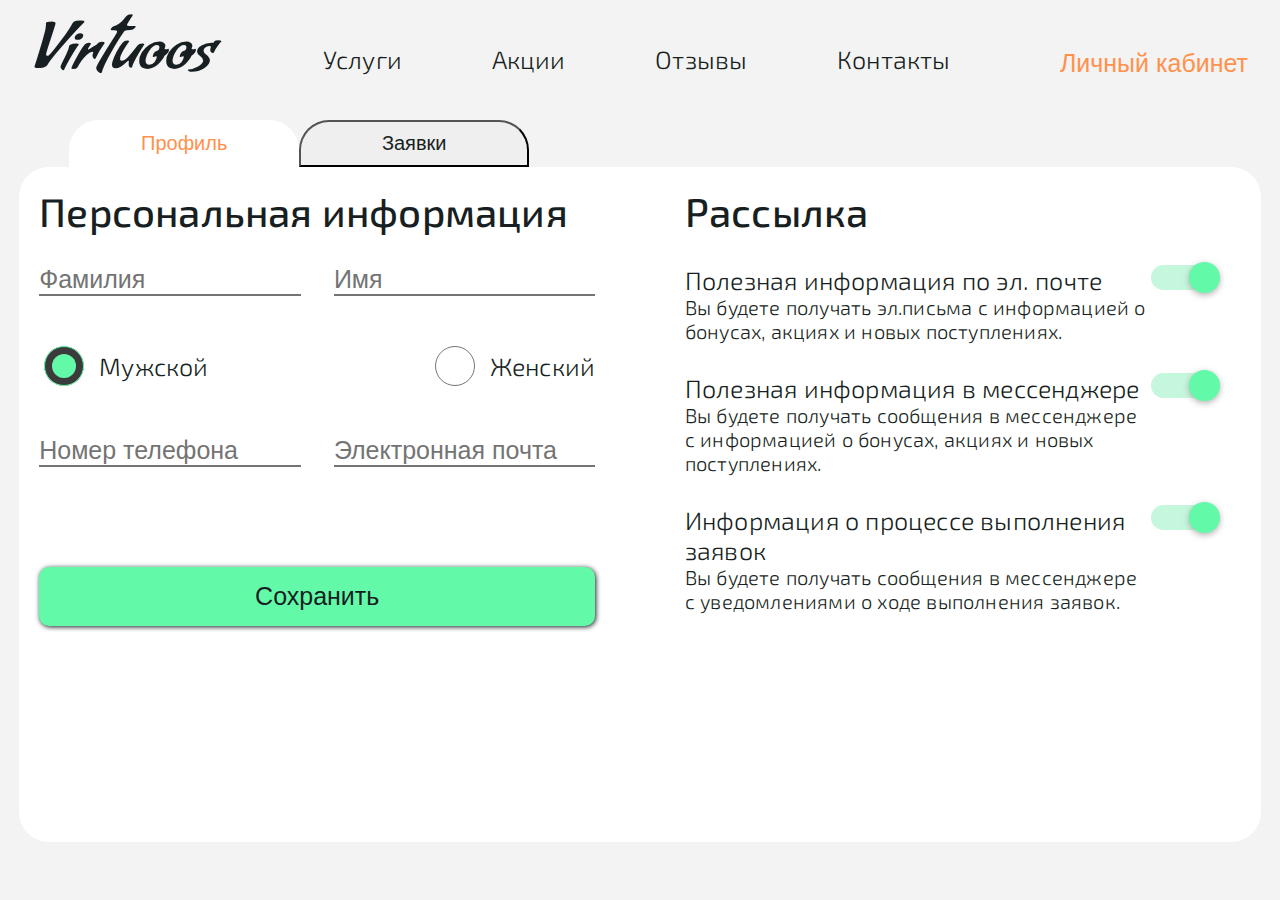
<file: src/personal_account.html>
<!DOCTYPE html>
<html lang="ru">
  <head>
    <meta charset="UTF-8" />
    <meta name="viewport" content="width=device-width, initial-scale=1.0" />
    <title>Личный кабинет</title>
    <link rel="stylesheet" href="./css/main.css" />
  </head>
  <body>
    <div class="main-scrin-header-white">
      <div class="main-container">
        <header class="header-main">
          <div class="logo"><a href="index.html">Virtuoos</a></div>
          <nav class="menu">
            <li><a href="index.html#services">Услуги</a></li>
            <li><a href="index.html#container-about">Акции</a></li>
            <li><a href="index.html#container-reviews">Отзывы</a></li>
            <li><a href="index.html#section-contact">Контакты</a></li>
          </nav>
          <a href="personal_account.html">
            <button class="sign-in">Личный кабинет</button>
          </a>
        </header>
      </div>
    </div>
    <div class="container">
        <div class="tabs">
            <div class="tabs-nav">
                <button class="tabs-nav-btn active" type="button" data-tab="#tab_1">Профиль</button>
                <button class="tabs-nav-btn" type="button" data-tab="#tab_2">Заявки</button>
            </div>
            <div class="tabs-content">
                <div class="tabs-item active" id="tab_1">
                    <div class="personal-info-and-newsletter">
                        <div class="personal-info">
                            <p>Персональная информация</p>
                            <form action="">
                              <div class="surname-name-div">
                                <input type="text" placeholder="Фамилия" class="surname">
                                <input type="text" placeholder="Имя" class="name">
                              </div>
                              <div class="gender-div">
                                <div class="gender-men">
                                  <input type="radio" id="men" name="gender" checked> <label for="men" class="men">Мужской</label>
                                </div>
                                <div class="gender-women">
                                  <input type="radio" id="women" name="gender"> <label for="women">Женский</label>
                                </div>
                              </div>
                              <div class="number-email-div">
                                <input type="text" placeholder="Номер телефона" class="number">
                                <input type="text" placeholder="Электронная почта" class="email">
                              </div>
                              <input type="submit" class="save-profile" value="Сохранить">
                            </form>
                        </div>
                        <div class="newsletter">
                          <p class="title-newsletter">Рассылка</p>
                          <div class="info">
                            <div class="info-word">
                              <p class="title-new">Полезная информация по эл. почте</p>
                              <p>Вы будете получать эл.письма с информацией о бонусах, акциях и новых поступлениях.</p>
                            </div>
                            <div>
                              <label class="toggler-wrapper style-3">
                                <input type="checkbox" class="newsletter-1" checked>
                                <div class="toggler-slider">
                                  <div class="toggler-knob"></div>
                                </div>
                              </label>
                            </div>
                          </div>
                          <div class="info">
                            <div class="info-word">
                              <p class="title-new">Полезная информация в мессенджере</p>
                              <p>Вы будете получать сообщения в мессенджере с информацией о бонусах, акциях и новых поступлениях.</p>
                            </div>
                            <div>
                              <label class="toggler-wrapper style-3">
                                <input type="checkbox" class="newsletter-2" checked>
                                <div class="toggler-slider">
                                  <div class="toggler-knob"></div>
                                </div>
                              </label>
                            </div>
                          </div>
                          <div class="info">
                            <div class="info-word">
                              <p class="title-new">Информация о процессе выполнения заявок</p>
                              <p>Вы будете получать сообщения в мессенджере с уведомлениями о ходе выполнения заявок.</p>
                            </div>
                            <div>
                              <label class="toggler-wrapper style-3">
                                <input type="checkbox" class="newsletter-3" checked>
                                <div class="toggler-slider">
                                  <div class="toggler-knob"></div>
                                </div>
                              </label>
                            </div>
                          </div>
                        </div>
                    </div>
                </div>

                <div class="tabs-item" id="tab_2">
                    <div class="application">
                      <div class="title-application">
                        <div class="info-application">
                          <p>№ Заявки</p>
                          <p>Сумма</p>
                          <p>Оформлен</p>
                          <p>Статус</p>
                        </div>
                        <div class="create-application">
                          <button>Создать заявку</button>
                        </div>
                      </div>
                      <div class="application-1 created-application">
                        <div class="info-application-1">
                          <p>169 144 208</p>
                          <p>34568 Р</p>
                          <p>27 сен, пт</p>
                          <p>В процессе</p>
                        </div>
                        <div class="viewing-application-1">
                          <button class="view-application-details">Посмотреть</button>
                        </div>
                      </div>
                    </div>

                    <div class="application-details">
                      <div class="application-details-about">
                        <div class="number-application">
                          <p>Заявка № <span>169 144 208</span></p>
                        </div>
                        <div class="personal-info-and-about-details">
                            <div class="personal-info-application">
                                <p>Персональная информация</p>
                                <div class="surname-name-div-application">
                                  <input type="text" class="name-application" placeholder="Имя" readonly></input>
                                  <input type="text" class="surname-application" placeholder="Фамилия" readonly></input>
                                </div>
                                <div class="number-email-div-application">
                                  <input type="tel" class="telephon-number-application" placeholder="Номер телефона" readonly></input>
                                  <input type="email" class="email-application" placeholder="Email" readonly></input>
                                </div>
                                <p class="date-and-time">Дата и время</p>
                                <div class="date-time-application">
                                  <div class="div-date">
                                    <label for="date-application"><img src="./icons/Календарь.png" alt=""></label>
                                    <input type="date" class="date-application" id="date-application" placeholder="ДД.ММ.ГГ" readonly></input>
                                  </div>
                                  <div class="div-time">
                                    <label for="time-application"><img src="./icons/время.png" alt=""></label>
                                    <input type="time" class="time-application" id="time-application" placeholder="ЧЧ.ММ" readonly></input>
                                  </div>
                                </div>
                            </div>
                            <div class="about-details">
                              <p><span>Статус: </span>Выполненно/Отмененно клиентом</p>
                              <p><span>Тип авто: </span>Средний класс</p>
                              <p><span>Ход работы: </span>В процессе</p>
                              <p><span>Общая сумма: </span>34568 <span class="valute">Р</span></p>
                              <p class="about-details-p"><span>Все выбранные услуги: </span>Подробнее</p>
                            </div>
                        </div>
                      </div>
                    </div>
                      <div class="viewing-services">
                        <div class="viewing-services-about">
                          <div class="services-about">
                            <p>Перебор двигателя</p>
                            <p>15000<span>Р</span></p>
                          </div>
                          <div class="services-about">
                            <p>Починить катушку</p>
                            <p>1000<span>Р</span></p>
                          </div>
                          <div class="services-about">
                            <p>Поменять колеса</p>
                            <p>22000<span>Р</span></p>
                          </div>
                          <div class="services-about">
                            <p>Перепрошить чип</p>
                            <p>35000<span>Р</span></p>
                          </div>
                          <div class="services-about">
                            <p>Отремонтировать подвеску</p>
                            <p>30000<span>Р</span></p>
                          </div>
                        </div>
                      </div>
                    </div>
                </div>
            </div>
        </div>
    </div>
    <script src="./js/tabs.js"></script>
    <script src="./js/application-details.js"></script>
    <script src="./js/viewing-services.js"></script>
  </body>
</html>
</file>
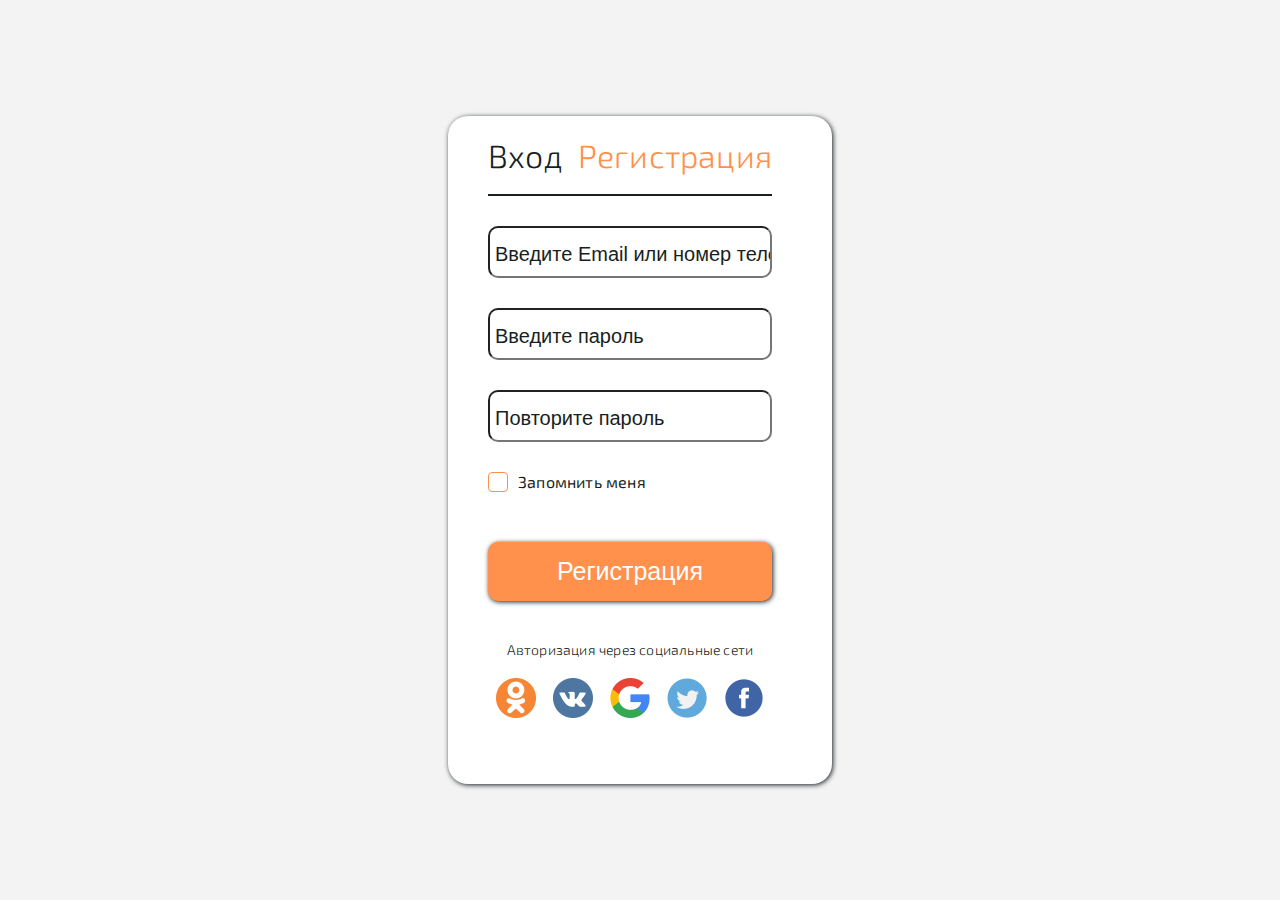
<file: src/registration.html>
<!DOCTYPE html>
<html lang="ru">
<head>
    <meta charset="UTF-8">
    <meta name="viewport" content="width=device-width, initial-scale=1.0">
    <title>Регистрация в личный кабинет</title>
    <link rel="stylesheet" href="./css/main.css">
</head>
<body>
    <div class="container-registration">
        <div class="block-registration">
            <div class="entrans-or-registration">
                <a href="./entrans.html" class="entrans2">Вход</a>
                <a href="" class="registration2">Регистрация</a>
            </div>
            <form action="" class="form-entrans">
                <input type="text" class="email-or-number" placeholder="Введите Email или номер телефона">
                <input type="text" class="pasvord" placeholder="Введите пароль">
                <input type="text" class="repeat-pasvord" placeholder="Повторите пароль">
                <div class="checked">
                    <input type="checkbox" class="remember" id="remember">
                    <label for="remember">Запомнить меня</label>
                </div>
                <input type="submit" class="submit-registraton" value="Регистрация" onclick="document.location='./personal_account.html'">
            </form>
            <div class="social-autorization">
                <div class="autorization-paragraf">
                    <p>Авторизация через социальные сети</p>
                </div>
                <div class="social">
                    <a href=""><img src="./icons/ok_icon.png" alt=""></a>
                    <a href=""><img src="./icons/vk_icon2.png" alt=""></a>
                    <a href=""><img src="./icons/google_icon.png" alt=""></a>
                    <a href=""><img src="./icons/twitter_icon.png" alt=""></a>
                    <a href=""><img src="./icons/facebook_icon.png" alt=""></a>
                </div>
            </div>
        </div>
    </div>
</body>
</html>
</file>
<file: src/css/main.css>
@charset "UTF-8";
@import url("https://fonts.googleapis.com/css2?family=Exo+2:wght@200;300;400;500;600;700;800;900&display=swap");
@import url("https://fonts.googleapis.com/css2?family=Condiment&display=swap");
@import '../css/simplebar.css';
* {
  margin: 0;
  padding: 0;
  box-sizing: border-box;
}

a {
  text-decoration: none;
}

li {
  list-style: none;
}

body {
  font-family: "Exo 2", sans-serif;
  background-color: #F3F3F3;
  color: #181F22;
  font-weight: 300;
  font-size: 32px;
  letter-spacing: 0.2px;
}

a {
  color: #ffffff;
  transition: all 0.2s ease-in;
}
a:hover {
  color: #FF914C;
}

.container {
  width: 97vw;
  margin: 0 auto;
}

.main-scrin {
  width: 100%;
  height: 100vh;
  padding-top: 1vh;
  display: flex;
  justify-content: column;
  background-image: url("/src/img/header-bg.jpg");
  background-repeat: no-repeat;
  background-size: cover;
  background-position: center;
}
.main-scrin .main-container {
  margin: 0 auto;
  width: 97vw;
}
.main-scrin .main-container .header-main {
  width: 95vw;
  margin: 0 auto;
  height: 100px;
  display: flex;
  justify-content: space-between;
  align-items: center;
}
.main-scrin .main-container .header-main .logo {
  font-family: "Condiment", cursive;
  font-size: 64px;
  font-weight: 200;
}
.main-scrin .main-container .header-main .menu {
  list-style: none;
  display: flex;
  gap: 7vw;
  justify-content: space-between;
  align-items: center;
  font-size: 25px;
}
.main-scrin .main-container .header-main .sign-in {
  border: none;
  font-size: 25px;
  background-color: rgba(255, 255, 255, 0);
  color: #ffffff;
  font-weight: 300;
}
.main-scrin .main-container .header-main .sign-in:hover {
  color: #FF914C;
  cursor: pointer;
}
.main-scrin .main-container .main-title {
  width: 25vw;
  margin-top: 80px;
  margin-left: 7vw;
  display: flex;
  flex-direction: column;
}
.main-scrin .main-container .main-title h1 {
  font-size: 64px;
  font-weight: 300;
  color: #ffffff;
}
.main-scrin .main-container .main-title p {
  margin-top: 5vh;
  font-size: 32px;
  color: #ffffff;
}
.main-scrin .main-container .main-title button {
  margin-top: 8vh;
  border: none;
  background-color: #ffffff;
  width: 100%;
  height: 12vh;
  border-radius: 30px;
  font-size: 32px;
  color: #181F22;
}
.main-scrin .main-container .main-title button:hover {
  background-color: #FF914C;
  color: #ffffff;
  cursor: pointer;
}

.container-choosing-car {
  height: 100vh;
}
.container-choosing-car h2 {
  padding-top: 40px;
  padding-bottom: 20px;
  font-size: 64px;
  color: #181F22;
  font-weight: 300;
}
.container-choosing-car .choosing-car {
  margin: 0 auto;
  display: grid;
  grid-template-rows: repeat(2, 1fr);
  grid-template-columns: repeat(3, 1fr);
  gap: 20px;
}
.container-choosing-car .choosing-car .car-model {
  display: flex;
  flex-direction: column;
  align-items: center;
  background-color: #ffffff;
  padding-bottom: 40px;
  border-radius: 30px;
  cursor: pointer;
}
.container-choosing-car .choosing-car .car-model img {
  width: 30vw;
}
.container-choosing-car .choosing-car .car-model p {
  margin-top: -20px;
  font-size: 25px;
  text-transform: uppercase;
}
.container-choosing-car .choosing-car .car-model:hover {
  background-color: #FF914C;
  color: #ffffff;
}

.container-application {
  background-image: url("/src/img/заявка.jpg");
  height: 60vh;
  background-repeat: no-repeat;
  background-size: cover;
  background-position: center;
  margin-top: 50px;
  display: flex;
  justify-content: right;
  width: 100%;
  margin-bottom: 30px;
}
.container-application .application {
  width: 60vw;
  display: flex;
  flex-direction: column;
  align-items: end;
  margin-right: 70px;
}
.container-application .application p {
  color: #ffffff;
  font-size: 55px;
  margin-top: 70px;
}
.container-application .application button {
  width: 300px;
  color: #181F22;
  background-color: #ffffff;
  border: none;
  margin-top: 100px;
  height: 70px;
  border-radius: 30px;
  font-size: 25px;
  cursor: pointer;
  font-weight: 300;
}
.container-application .application button:hover {
  background-color: #FF914C;
  color: #ffffff;
}

.container-services {
  padding-bottom: 80px;
}
.container-services h3 {
  font-weight: 300;
  font-size: 64px;
  padding-bottom: 40px;
}
.container-services .container-card {
  display: grid;
  margin: 0 auto;
  grid-template-rows: repeat(3, 1fr);
  grid-template-columns: repeat(4, 1fr);
  gap: 20px;
  grid-template-areas: "wide1 wide1 wide2 wide3" "wide4 wide5 wide6 wide6" "wide7 wide8 wide8 wide9";
}
.container-services .container-card .services-card {
  border: 3px solid #181F22;
  padding: 30px;
  border-radius: 30px;
  font-size: 25px;
  font-weight: 300;
}
.container-services .container-card .photo-1 {
  grid-area: wide1;
}
.container-services .container-card .photo-2 {
  grid-area: wide2;
}
.container-services .container-card .photo-3 {
  grid-area: wide3;
}
.container-services .container-card .photo-4 {
  grid-area: wide4;
}
.container-services .container-card .photo-5 {
  grid-area: wide5;
}
.container-services .container-card .photo-6 {
  grid-area: wide6;
}
.container-services .container-card .photo-7 {
  grid-area: wide7;
}
.container-services .container-card .photo-8 {
  grid-area: wide8;
}
.container-services .container-card .span-9 {
  grid-area: wide9;
  border-color: #FF914C;
  color: #FF914C;
  display: flex;
  align-items: end;
}
.container-services .container-card .span-9 .content-servise {
  width: 100%;
  display: flex;
  justify-content: space-between;
  align-items: center;
}

.container-about a:hover {
  color: #ffffff;
}
.container-about h4 {
  font-weight: 300;
  font-size: 64px;
  margin-bottom: 40px;
}
.container-about .about-programm {
  display: grid;
  margin: 0 auto;
  grid-template-rows: 350px 350px 150px;
  grid-template-columns: repeat(4, 1fr);
  gap: 20px;
  grid-template-areas: "wide1 wide1 wide2 wide2" "wide1 wide1 wide3 wide4" "wide5 wide5 wide5 wide5";
}
.container-about .about-programm .programm-card {
  border-radius: 20px;
  padding: 10px;
}
.container-about .about-programm .personal-account {
  grid-area: wide1;
  font-weight: 300;
  font-size: 20px;
  display: flex;
  flex-direction: column;
  background-color: #181F22;
}
.container-about .about-programm .personal-account .paragraff-personal-account {
  font-weight: 300;
  font-size: 64px;
  display: inline;
}
.container-about .about-programm .personal-account img {
  width: 84.5%;
  position: relative;
  top: -25%;
  right: -17%;
}
.container-about .about-programm .personal-account button {
  position: relative;
  top: -50%;
  width: 55%;
  font-size: 25px;
  padding: 25px;
  background-color: #ffffff;
  border-radius: 20px;
  cursor: pointer;
}
.container-about .about-programm .personal-account button:hover {
  background-color: #62FAA9;
}
.container-about .about-programm .bonus {
  grid-area: wide2;
  display: flex;
  background-color: #62FAA9;
}
.container-about .about-programm .bonus .programm-bonus {
  display: flex;
  flex-direction: column;
  justify-content: space-between;
  color: #181F22;
  font-size: 20px;
}
.container-about .about-programm .bonus .programm-bonus .paragraf-programm-bonus {
  font-weight: 300;
  font-size: 64px;
}
.container-about .about-programm .bonus img {
  width: 80%;
}
.container-about .about-programm .bonus:hover {
  background-color: #FF914C;
}
.container-about .about-programm .card-reviews {
  grid-area: wide3;
  display: flex;
  flex-direction: column;
  justify-content: space-between;
  background-color: #E8E5DF;
  color: #181F22;
  font-size: 64px;
}
.container-about .about-programm .card-reviews .programm-reviews {
  width: 100%;
  display: flex;
  justify-content: space-between;
  align-items: center;
  font-size: 25px;
}
.container-about .about-programm .card-reviews:hover {
  background-color: #62FAA9;
}
.container-about .about-programm .contact {
  grid-area: wide4;
  display: flex;
  flex-direction: column;
  justify-content: space-between;
  background-color: #E8E5DF;
  color: #181F22;
  font-size: 64px;
}
.container-about .about-programm .contact .programm-contact {
  width: 100%;
  display: flex;
  justify-content: space-between;
  align-items: center;
  font-size: 25px;
}
.container-about .about-programm .contact:hover {
  background-color: #FF914C;
}
.container-about .about-programm .calculator {
  grid-area: wide5;
  width: 100%;
  background-color: #FF914C;
  color: #ffffff;
  display: flex;
  align-items: center;
  justify-content: center;
  font-size: 50px;
  height: 150px;
}
.container-about .about-programm .calculator:hover {
  background-color: #62FAA9;
  color: #181F22;
}

.container-reviews {
  margin-top: 80px;
}
.container-reviews h5 {
  font-size: 64px;
  font-weight: 300;
  margin-bottom: 40px;
}
.container-reviews .slideshow-container .mySlides {
  display: flex;
  flex-direction: row;
  width: 100%;
}
.container-reviews .slideshow-container .mySlides .reviews-photo {
  display: flex;
  flex-direction: row;
  padding-right: 20px;
}
.container-reviews .slideshow-container .mySlides .reviews-photo img {
  width: 400px;
  height: 583px;
  border-radius: 6%;
}
.container-reviews .slideshow-container .mySlides .reviews-photo .reviews-photo-1 {
  padding-right: 20px;
  border-radius: 20px;
}
.container-reviews .slideshow-container .mySlides .reviews-photo .reviews-photo-1 p, .container-reviews .slideshow-container .mySlides .reviews-photo .reviews-photo-2 p {
  position: relative;
  top: -100px;
  padding: 10px;
  background-color: #FF914C;
  width: 120px;
  text-align: center;
  border-radius: 0px 20px 20px 0px;
  color: #ffffff;
}
.container-reviews .slideshow-container .mySlides .reviews-photo .reviews-photo-2 p {
  background-color: #62FAA9;
  color: #181F22;
}
.container-reviews .slideshow-container .mySlides .reviews-text {
  background-color: #ffffff;
  border-radius: 20px;
  padding: 30px;
  height: 583px;
  width: 100%;
  display: flex;
  flex-direction: column;
  justify-content: space-between;
}
.container-reviews .slideshow-container .mySlides .reviews-text .header-reviews-text {
  display: flex;
  justify-content: space-between;
  align-items: start;
}
.container-reviews .slideshow-container .mySlides .reviews-text .header-reviews-text .person {
  display: flex;
}
.container-reviews .slideshow-container .mySlides .reviews-text .header-reviews-text .person .yandex {
  width: 60px;
  height: 60px;
  margin-right: 20px;
}
.container-reviews .slideshow-container .mySlides .reviews-text .header-reviews-text .person .name-date {
  font-size: 21px;
  display: flex;
  flex-direction: column;
  justify-content: space-between;
}
.container-reviews .slideshow-container .mySlides .reviews-text .header-reviews-text .reting {
  width: 150px;
  height: 40px;
}
.container-reviews .slideshow-container .mySlides .reviews-text .comment {
  font-size: 30px;
}
.container-reviews .slideshow-container .mySlides .reviews-text .buttons-slider {
  display: flex;
  align-items: center;
  justify-content: center;
}
.container-reviews .slideshow-container .mySlides .reviews-text .buttons-slider .prev, .container-reviews .slideshow-container .mySlides .reviews-text .buttons-slider .next {
  background-color: rgba(255, 255, 255, 0);
  border: none;
  font-size: 50px;
  cursor: pointer;
}
.container-reviews .slideshow-container .mySlides .reviews-text .buttons-slider .prev {
  padding-right: 30px;
}
.container-reviews .slideshow-container .mySlides .reviews-text .buttons-slider .next {
  padding-left: 30px;
}

.prev, .next {
  background-color: rgba(255, 255, 255, 0);
  border: none;
  font-size: 50px;
  cursor: pointer;
  transition: 0.6s ease;
}

.prev:hover, .next:hover {
  color: #FF914C;
}

.fade {
  -webkit-animation-name: fade;
  -webkit-animation-duration: 1.5s;
  animation-name: fade;
  animation-duration: 1.5s;
}

@keyframes fade {
  from {
    opacity: 0.4;
  }
  to {
    opacity: 1;
  }
}
.container-contact {
  display: flex;
  flex-direction: row;
  height: 60vh;
  padding-bottom: 80px;
}
.container-contact img {
  width: 30px;
  height: 30px;
  margin-right: 10px;
}
.container-contact .map {
  width: 50vw;
  padding-right: 20px;
}
.container-contact .section-contact {
  width: 100%;
  padding: 20px;
  display: flex;
  flex-direction: column;
  background-color: #ffffff;
  border-radius: 20px;
}
.container-contact .section-contact h6 {
  font-weight: 300;
  font-size: 50px;
  margin-bottom: 20px;
}
.container-contact .section-contact .contact {
  display: flex;
  flex-wrap: wrap;
}
.container-contact .section-contact .contact .contact-card {
  font-size: 25px;
  display: flex;
  flex-direction: column;
}
.container-contact .section-contact .contact .contact-card .content-adress {
  display: flex;
  text-align: center;
  justify-content: center;
  flex-wrap: nowrap;
  margin-top: 20px;
}
.container-contact .section-contact .contact .contact-card .content-time-work {
  display: flex;
  justify-content: center;
  flex-wrap: nowrap;
  margin-top: 20px;
}
.container-contact .section-contact .contact .contact-card .content-number-email {
  margin-top: 20px;
  display: flex;
  flex-wrap: wrap;
}
.container-contact .section-contact .contact .contact-card .content-number-email .content-number {
  display: flex;
  margin-right: 13vw;
}
.container-contact .section-contact .contact .contact-card .content-number-email .content-email {
  display: flex;
}
.container-contact .section-contact .contact .address {
  margin-right: 20px;
}
.container-contact .section-contact .contact .number {
  margin-top: 40px;
}

.main-scrin-footer {
  width: 100%;
  background-color: #181F22;
  padding: 30px 0px;
}
.main-scrin-footer img {
  width: 40px;
  height: 40px;
}
.main-scrin-footer .main-container-footer {
  margin: 0 auto;
  width: 97%;
}
.main-scrin-footer .main-container-footer .footer-main {
  display: flex;
  justify-content: space-between;
  align-items: center;
}
.main-scrin-footer .main-container-footer .footer-main .menu, .main-scrin-footer .main-container-footer .footer-main .social {
  list-style: none;
  display: flex;
  gap: 7vw;
  justify-content: space-around;
  align-items: center;
  font-size: 25px;
}

.container-registration {
  width: 100vw;
  height: 100vh;
  display: flex;
  justify-content: center;
  align-items: center;
}
.container-registration .block-registration {
  width: 30vw;
  display: flex;
  flex-direction: column;
  background-color: #E8E5DF;
  padding: 20px 60px 60px 40px;
  background-color: #ffffff;
  border-radius: 20px;
  box-shadow: 1px 1px 5px #181F22;
}
.container-registration .block-registration .entrans-or-registration {
  display: flex;
  justify-content: space-between;
  font-size: 32px;
  padding-bottom: 20px;
  font-weight: 300;
  border-bottom: 2px solid #181F22;
}
.container-registration .block-registration .entrans-or-registration .entrans {
  color: #FF914C;
}
.container-registration .block-registration .entrans-or-registration .registration {
  color: #181F22;
}
.container-registration .block-registration .entrans-or-registration .registration:hover {
  color: #FF914C;
}
.container-registration .block-registration .form-entrans {
  display: flex;
  flex-direction: column;
  align-items: start;
}
.container-registration .block-registration .form-entrans .email-or-number, .container-registration .block-registration .form-entrans .pasvord {
  margin-top: 30px;
  width: 100%;
  padding: 15px 0px 10px 5px;
  border-radius: 10px;
}
.container-registration .block-registration .form-entrans .email-or-number::-moz-placeholder, .container-registration .block-registration .form-entrans .pasvord::-moz-placeholder {
  color: #181F22;
  font-size: 20px;
}
.container-registration .block-registration .form-entrans .email-or-number::placeholder, .container-registration .block-registration .form-entrans .pasvord::placeholder {
  color: #181F22;
  font-size: 20px;
}
.container-registration .block-registration .form-entrans .email-or-number:focus, .container-registration .block-registration .form-entrans .pasvord:focus {
  outline: #FF914C;
  border-color: #FF914C;
}
.container-registration .block-registration .form-entrans input[type=text] {
  font-size: 20px;
}
.container-registration .block-registration .form-entrans .checked {
  margin-top: 30px;
  font-size: 16px;
  display: flex;
  flex-direction: row;
  margin-bottom: 50px;
  color: #181F22;
}
.container-registration .block-registration .form-entrans .checked .remember {
  margin-right: 10px;
  cursor: pointer;
}
.container-registration .block-registration .form-entrans .checked input[type=checkbox]:checked {
  background-color: #FF914C;
  border-radius: 40%;
  border: none;
}
.container-registration .block-registration .form-entrans .checked input[type=checkbox] {
  text-align: center;
  display: table-cell;
  vertical-align: middle;
  width: 20px !important;
  height: 20px !important;
  -webkit-appearance: none;
     -moz-appearance: none;
          appearance: none;
  border-radius: 20%;
  border: 1px solid rgba(191, 35, 42, 0.9);
  box-shadow: none;
  font-size: 1em;
  border-color: #FF914C;
}
.container-registration .block-registration .form-entrans .checked label {
  cursor: pointer;
  -webkit-user-select: none;
     -moz-user-select: none;
          user-select: none;
  font-weight: 400;
}
.container-registration .block-registration .form-entrans .submit-entrans {
  width: 100%;
  background-color: #FF914C;
  border: none;
  border-radius: 10px;
  padding: 15px 0px;
  font-size: 25px;
  cursor: pointer;
  margin-bottom: 40px;
  box-shadow: 1px 1px 5px #181F22;
  color: #ffffff;
}
.container-registration .block-registration .form-entrans .submit-entrans:hover {
  background-color: #62FAA9;
  color: #181F22;
}
.container-registration .block-registration .social-autorization {
  display: flex;
  flex-direction: column;
}
.container-registration .block-registration .social-autorization .autorization-paragraf {
  display: flex;
  justify-content: center;
  font-size: 14px;
  margin-bottom: 20px;
  color: #181F22;
  -webkit-user-select: none;
     -moz-user-select: none;
          user-select: none;
}
.container-registration .block-registration .social-autorization .social {
  display: flex;
  justify-content: space-around;
}
.container-registration .block-registration .social-autorization .social img {
  width: 40px;
}

.container-registration {
  width: 100vw;
  height: 100vh;
  display: flex;
  justify-content: center;
  align-items: center;
}
.container-registration .block-registration {
  width: 30vw;
  display: flex;
  flex-direction: column;
  background-color: #E8E5DF;
  padding: 20px 60px 60px 40px;
  background-color: #ffffff;
  border-radius: 20px;
  box-shadow: 1px 1px 5px #181F22;
}
.container-registration .block-registration .entrans-or-registration {
  display: flex;
  justify-content: space-between;
  font-size: 32px;
  padding-bottom: 20px;
  font-weight: 300;
  border-bottom: 2px solid #181F22;
}
.container-registration .block-registration .entrans-or-registration .entrans2 {
  color: #181F22;
}
.container-registration .block-registration .entrans-or-registration .registration2 {
  color: #FF914C;
}
.container-registration .block-registration .entrans-or-registration .entrans2:hover {
  color: #FF914C;
}
.container-registration .block-registration .form-entrans {
  display: flex;
  flex-direction: column;
  align-items: start;
}
.container-registration .block-registration .form-entrans .email-or-number, .container-registration .block-registration .form-entrans .pasvord, .container-registration .block-registration .form-entrans .repeat-pasvord {
  margin-top: 30px;
  width: 100%;
  padding: 15px 0px 10px 5px;
  border-radius: 10px;
}
.container-registration .block-registration .form-entrans .email-or-number::-moz-placeholder, .container-registration .block-registration .form-entrans .pasvord::-moz-placeholder, .container-registration .block-registration .form-entrans .repeat-pasvord::-moz-placeholder {
  color: #181F22;
  font-size: 20px;
}
.container-registration .block-registration .form-entrans .email-or-number::placeholder, .container-registration .block-registration .form-entrans .pasvord::placeholder, .container-registration .block-registration .form-entrans .repeat-pasvord::placeholder {
  color: #181F22;
  font-size: 20px;
}
.container-registration .block-registration .form-entrans .email-or-number:focus, .container-registration .block-registration .form-entrans .pasvord:focus, .container-registration .block-registration .form-entrans .repeat-pasvord:focus {
  outline: #FF914C;
  border-color: #FF914C;
}
.container-registration .block-registration .form-entrans input[type=text] {
  font-size: 20px;
}
.container-registration .block-registration .form-entrans .checked {
  margin-top: 30px;
  font-size: 16px;
  display: flex;
  flex-direction: row;
  margin-bottom: 50px;
  color: #181F22;
}
.container-registration .block-registration .form-entrans .checked .remember {
  margin-right: 10px;
  cursor: pointer;
}
.container-registration .block-registration .form-entrans .checked input[type=checkbox]:checked {
  background-color: #FF914C;
  border-radius: 40%;
  border: none;
}
.container-registration .block-registration .form-entrans .checked input[type=checkbox] {
  text-align: center;
  display: table-cell;
  vertical-align: middle;
  width: 20px !important;
  height: 20px !important;
  -webkit-appearance: none;
     -moz-appearance: none;
          appearance: none;
  border-radius: 20%;
  border: 1px solid rgba(191, 35, 42, 0.9);
  box-shadow: none;
  font-size: 1em;
  border-color: #FF914C;
}
.container-registration .block-registration .form-entrans .checked label {
  cursor: pointer;
  -webkit-user-select: none;
     -moz-user-select: none;
          user-select: none;
  font-weight: 400;
}
.container-registration .block-registration .form-entrans .submit-registraton {
  width: 100%;
  background-color: #FF914C;
  border: none;
  border-radius: 10px;
  padding: 15px 0px;
  font-size: 25px;
  cursor: pointer;
  margin-bottom: 40px;
  box-shadow: 1px 1px 5px #181F22;
  color: #ffffff;
}
.container-registration .block-registration .form-entrans .submit-registraton:hover {
  background-color: #62FAA9;
  color: #181F22;
}
.container-registration .block-registration .social-autorization {
  display: flex;
  flex-direction: column;
}
.container-registration .block-registration .social-autorization .autorization-paragraf {
  display: flex;
  justify-content: center;
  font-size: 14px;
  margin-bottom: 20px;
  color: #181F22;
  -webkit-user-select: none;
     -moz-user-select: none;
          user-select: none;
}
.container-registration .block-registration .social-autorization .social {
  display: flex;
  justify-content: space-around;
}
.container-registration .block-registration .social-autorization .social img {
  width: 40px;
}

.main-scrin-header-white {
  width: 100%;
  height: 100px;
  padding-top: 1vh;
  display: flex;
  justify-content: row;
  background-repeat: no-repeat;
  background-size: cover;
  background-position: center;
}
.main-scrin-header-white .main-container {
  margin: 0 auto;
  width: 97vw;
}
.main-scrin-header-white .main-container .header-main {
  width: 95vw;
  margin: 0 auto;
  height: 100px;
  display: flex;
  justify-content: space-between;
  align-items: center;
}
.main-scrin-header-white .main-container .header-main .logo {
  font-family: "Condiment", cursive;
  font-size: 64px;
  font-weight: 200;
}
.main-scrin-header-white .main-container .header-main .logo a {
  color: #181F22;
}
.main-scrin-header-white .main-container .header-main .logo a:hover {
  color: #FF914C;
}
.main-scrin-header-white .main-container .header-main .menu {
  list-style: none;
  display: flex;
  gap: 7vw;
  justify-content: space-between;
  align-items: center;
  font-size: 25px;
}
.main-scrin-header-white .main-container .header-main .menu li a {
  color: #181F22;
}
.main-scrin-header-white .main-container .header-main .menu li a:hover {
  color: #FF914C;
}
.main-scrin-header-white .main-container .header-main .sign-in {
  border: none;
  font-size: 25px;
  background-color: rgba(255, 255, 255, 0);
  color: #FF914C;
  font-weight: 300;
}

.tabs-item {
  display: none;
}
.tabs-item.active {
  display: block;
}

.tabs-nav {
  margin-top: 20px;
  display: flex;
}
.tabs-nav .tabs-nav-btn {
  padding: 10px 30px;
  font-size: 20;
  color: #181F22;
  width: 230px;
  border-radius: 30px 30px 0px 0px;
  font-size: 20px;
}
.tabs-nav .tabs-nav-btn:first-child {
  margin-left: 50px;
}
.tabs-nav .tabs-nav-btn.active {
  background-color: #ffffff;
  color: #FF914C;
  border: none;
}

.tabs-content {
  font-size: 12px;
}
.tabs-content .tabs-item {
  width: 100%;
  height: 75vh;
  background-color: #ffffff;
  border-radius: 30px;
}
.tabs-content .tabs-item .personal-info-and-newsletter {
  display: flex;
  justify-content: space-between;
  align-items: start;
}
.tabs-content .tabs-item .personal-info-and-newsletter .personal-info {
  width: 45vw;
  padding: 20px 0px 0px 20px;
}
.tabs-content .tabs-item .personal-info-and-newsletter .personal-info p {
  font-size: 40px;
  font-weight: 500;
}
.tabs-content .tabs-item .personal-info-and-newsletter .personal-info form input[type=text] {
  width: 47%;
  font-size: 25px;
  border: none;
  border-bottom: 2px solid #747474;
  font-weight: 100;
  color: #181F22;
}
.tabs-content .tabs-item .personal-info-and-newsletter .personal-info form input[type=text]::-moz-placeholder {
  color: #181F22;
  font-size: 25px;
  font-weight: 100;
  color: #747474;
}
.tabs-content .tabs-item .personal-info-and-newsletter .personal-info form input[type=text]::placeholder {
  color: #181F22;
  font-size: 25px;
  font-weight: 100;
  color: #747474;
}
.tabs-content .tabs-item .personal-info-and-newsletter .personal-info form input[type=text]:focus {
  outline: #FF914C;
  border-color: #FF914C;
}
.tabs-content .tabs-item .personal-info-and-newsletter .personal-info .surname-name-div {
  margin-top: 30px;
  display: flex;
  flex-direction: row;
  justify-content: space-between;
}
.tabs-content .tabs-item .personal-info-and-newsletter .personal-info .gender-div {
  margin-top: 50px;
  display: flex;
  flex-direction: row;
  align-items: center;
  font-size: 25px;
  justify-content: space-between;
}
.tabs-content .tabs-item .personal-info-and-newsletter .personal-info .gender-div .gender-men, .tabs-content .tabs-item .personal-info-and-newsletter .personal-info .gender-div .gender-women {
  display: flex;
  align-items: center;
}
.tabs-content .tabs-item .personal-info-and-newsletter .personal-info .gender-div input[type=radio] {
  height: 40px;
  width: 50px;
  margin-right: 10px;
  accent-color: #62FAA9;
}
.tabs-content .tabs-item .personal-info-and-newsletter .personal-info .gender-div .men {
  margin-right: 80px;
}
.tabs-content .tabs-item .personal-info-and-newsletter .personal-info .number-email-div {
  margin-top: 50px;
  display: flex;
  flex-direction: row;
  justify-content: space-between;
}
.tabs-content .tabs-item .personal-info-and-newsletter .personal-info .save-profile {
  margin-top: 100px;
  width: 100%;
  background-color: #62FAA9;
  border: none;
  border-radius: 10px;
  padding: 15px 0px;
  font-size: 25px;
  cursor: pointer;
  margin-bottom: 40px;
  box-shadow: 1px 1px 5px #181F22;
  color: #181F22;
}
.tabs-content .tabs-item .personal-info-and-newsletter .personal-info .save-profile:hover {
  background-color: #FF914C;
  color: #ffffff;
}
.tabs-content .tabs-item .personal-info-and-newsletter .newsletter {
  width: 45vw;
  padding: 20px 20px 0px 0px;
}
.tabs-content .tabs-item .personal-info-and-newsletter .newsletter .title-newsletter {
  font-size: 40px;
  font-weight: 500;
}
.tabs-content .tabs-item .personal-info-and-newsletter .newsletter .info {
  display: flex;
  flex-direction: row;
  justify-content: space-between;
  padding-right: 30px;
  margin-top: 30px;
}
.tabs-content .tabs-item .personal-info-and-newsletter .newsletter .info .info-word {
  font-size: 20px;
  width: 90%;
}
.tabs-content .tabs-item .personal-info-and-newsletter .newsletter .info .info-word .title-new {
  font-size: 25px;
}
.tabs-content .tabs-item .personal-info-and-newsletter .newsletter .info .toggler-wrapper {
  display: block;
  width: 60px;
  height: 25px;
  cursor: pointer;
  position: relative;
}
.tabs-content .tabs-item .personal-info-and-newsletter .newsletter .info .toggler-wrapper input[type=checkbox] {
  display: none;
}
.tabs-content .tabs-item .personal-info-and-newsletter .newsletter .info .toggler-wrapper input[type=checkbox]:checked + .toggler-slider {
  background-color: #C5F7DC;
}
.tabs-content .tabs-item .personal-info-and-newsletter .newsletter .info .toggler-wrapper .toggler-slider {
  background-color: #ccc;
  position: absolute;
  border-radius: 100px;
  top: 0;
  left: 0;
  width: 100%;
  height: 100%;
  transition: all 300ms ease;
}
.tabs-content .tabs-item .personal-info-and-newsletter .newsletter .info .toggler-wrapper .toggler-knob {
  position: absolute;
  transition: all 300ms ease;
}
.tabs-content .tabs-item .personal-info-and-newsletter .newsletter .info .toggler-wrapper.style-3 input[type=checkbox]:checked + .toggler-slider .toggler-knob {
  left: calc(100% - 19px - 3px);
  background-color: #62FAA9;
}
.tabs-content .tabs-item .personal-info-and-newsletter .newsletter .info .toggler-wrapper.style-3 .toggler-knob {
  width: 31px;
  height: 31px;
  border-radius: 50%;
  left: -3px;
  top: -3px;
  background-color: #747474;
  box-shadow: 0 2px 6px rgba(153, 153, 153, 0.75);
}
.tabs-content .tabs-item .application {
  display: flex;
  flex-wrap: wrap;
  font-size: 30px;
}
.tabs-content .tabs-item .application .title-application {
  width: 100%;
  display: flex;
  flex-wrap: nowrap;
  justify-content: space-between;
  padding: 20px 60px;
  align-items: center;
  border-bottom: 2px solid #747474;
}
.tabs-content .tabs-item .application .title-application .info-application {
  width: 75%;
  display: flex;
  justify-content: space-between;
  color: #747474;
  text-transform: uppercase;
}
.tabs-content .tabs-item .application .title-application .create-application button {
  font-size: 25px;
  font-weight: 300;
  border: none;
  background-color: #ffffff;
  cursor: pointer;
}
.tabs-content .tabs-item .application .title-application .create-application button:hover {
  color: #FF914C;
}
.tabs-content .tabs-item .application .application-1 {
  font-size: 25px;
  width: 100%;
  display: flex;
  flex-wrap: nowrap;
  justify-content: space-between;
  padding: 20px 60px;
  align-items: center;
  border-bottom: 2px solid #747474;
}
.tabs-content .tabs-item .application .application-1 .info-application-1 {
  width: 76%;
  display: flex;
  justify-content: space-between;
}
.tabs-content .tabs-item .application .application-1 .viewing-application-1 button {
  font-size: 25px;
  font-weight: 300;
  border: none;
  background-color: #ffffff;
  cursor: pointer;
}
.tabs-content .tabs-item .application .application-1 .viewing-application-1 button:hover {
  color: #FF914C;
}
.tabs-content .application-details {
  padding: 20px;
  display: none;
}
.tabs-content .application-details .application-details-about {
  padding: 20px;
}
.tabs-content .application-details .application-details-about .number-application {
  font-size: 40px;
  font-weight: 500;
}
.tabs-content .application-details .application-details-about .personal-info-and-about-details {
  display: flex;
  justify-content: space-between;
}
.tabs-content .application-details .application-details-about .personal-info-and-about-details .personal-info-application {
  width: 50vw;
}
.tabs-content .application-details .application-details-about .personal-info-and-about-details .personal-info-application p {
  font-size: 32px;
  font-weight: 500;
  margin-top: 30px;
}
.tabs-content .application-details .application-details-about .personal-info-and-about-details .personal-info-application .surname-name-div-application, .tabs-content .application-details .application-details-about .personal-info-and-about-details .personal-info-application .number-email-div-application, .tabs-content .application-details .application-details-about .personal-info-and-about-details .personal-info-application .date-time-application {
  margin-top: 50px;
  display: flex;
  justify-content: space-between;
}
.tabs-content .application-details .application-details-about .personal-info-and-about-details .personal-info-application .surname-name-div-application input, .tabs-content .application-details .application-details-about .personal-info-and-about-details .personal-info-application .number-email-div-application input, .tabs-content .application-details .application-details-about .personal-info-and-about-details .personal-info-application .date-time-application input {
  font-size: 25px;
  border: none;
  border-bottom: 2px solid #747474;
  font-weight: 100;
  color: #181F22;
  width: 250px;
  padding: 0px 0px 0px 10px;
}
.tabs-content .application-details .application-details-about .personal-info-and-about-details .personal-info-application .surname-name-div-application input::-moz-placeholder, .tabs-content .application-details .application-details-about .personal-info-and-about-details .personal-info-application .number-email-div-application input::-moz-placeholder, .tabs-content .application-details .application-details-about .personal-info-and-about-details .personal-info-application .date-time-application input::-moz-placeholder {
  color: #181F22;
  font-size: 25px;
  font-weight: 100;
  color: #747474;
  gap: 20px;
}
.tabs-content .application-details .application-details-about .personal-info-and-about-details .personal-info-application .surname-name-div-application input::placeholder, .tabs-content .application-details .application-details-about .personal-info-and-about-details .personal-info-application .number-email-div-application input::placeholder, .tabs-content .application-details .application-details-about .personal-info-and-about-details .personal-info-application .date-time-application input::placeholder {
  color: #181F22;
  font-size: 25px;
  font-weight: 100;
  color: #747474;
  gap: 20px;
}
.tabs-content .application-details .application-details-about .personal-info-and-about-details .personal-info-application .surname-name-div-application input:focus, .tabs-content .application-details .application-details-about .personal-info-and-about-details .personal-info-application .number-email-div-application input:focus, .tabs-content .application-details .application-details-about .personal-info-and-about-details .personal-info-application .date-time-application input:focus {
  outline: #FF914C;
  border-color: #FF914C;
}
.tabs-content .application-details .application-details-about .personal-info-and-about-details .personal-info-application .date-time-application {
  display: flex;
  gap: 30px;
}
.tabs-content .application-details .application-details-about .personal-info-and-about-details .personal-info-application .date-time-application .div-date, .tabs-content .application-details .application-details-about .personal-info-and-about-details .personal-info-application .date-time-application .div-time {
  display: flex;
  gap: 20px;
}
.tabs-content .application-details .application-details-about .personal-info-and-about-details .personal-info-application .date-time-application .div-date label, .tabs-content .application-details .application-details-about .personal-info-and-about-details .personal-info-application .date-time-application .div-time label {
  cursor: pointer;
}
.tabs-content .application-details .application-details-about .personal-info-and-about-details .about-details {
  display: flex;
  flex-wrap: wrap;
  margin-left: 100px;
}
.tabs-content .application-details .application-details-about .personal-info-and-about-details .about-details p {
  width: 100%;
  font-size: 30px;
  margin-top: 40px;
}
.tabs-content .application-details .application-details-about .personal-info-and-about-details .about-details p span {
  font-size: 32px;
  font-weight: 500;
}
.tabs-content .application-details .application-details-about .personal-info-and-about-details .about-details p:first-child {
  margin-top: 30px;
}
.tabs-content .application-details .application-details-about .personal-info-and-about-details .about-details .about-details-p {
  cursor: pointer;
}
.tabs-content .application-details .application-details-about .personal-info-and-about-details .about-details .about-details-p:hover {
  color: #FF914C;
}
.tabs-content .application-details .viewing-services {
  display: none;
}
.tabs-content .application-details .viewing-services .viewing-services-about {
  padding: 20px;
}
.tabs-content .application-details .viewing-services .viewing-services-about .services-about {
  font-size: 32px;
  display: flex;
  justify-content: space-between;
  border-bottom: 1px solid #747474;
  padding: 20px 0px;
}

.btn {
  font-size: 25px;
  border: none;
  font-weight: 100;
  color: #747474;
  cursor: pointer;
}
.btn:hover {
  color: #FF914C;
}

.container .card-service {
  width: 95vw;
  margin: 0 auto;
}
.container .card-service .type-auto .tytle-and-basket {
  display: flex;
  justify-content: space-between;
  font-weight: 500;
}
.container .card-service .type-auto .tytle-and-basket .header-cart {
  display: flex;
  flex-wrap: nowrap;
}
.container .card-service .type-auto .tytle-and-basket .header-cart .arrow-basket {
  display: flex;
  align-items: end;
}
.container .card-service .type-auto .tytle-and-basket .header-cart .arrow-basket img {
  width: 30px;
}
.container .card-service .type-auto .tytle-and-basket .cart {
  position: relative;
  transition: color 0.3s;
}
.container .card-service .type-auto .tytle-and-basket .cart .cart-text {
  margin-right: 20px;
}
.container .card-service .type-auto .tytle-and-basket .cart .cart-text .cart-quantity {
  margin-top: -10px;
  position: absolute;
  right: 2px;
  top: 50%;
  transform: translateY(-50%);
  color: #ffffff;
  background-color: #de707b;
  border-radius: 100%;
  padding: 3px;
  min-height: 16px;
  min-width: 16px;
  display: inline-flex;
  align-items: center;
  justify-content: center;
  font-size: 12px;
  line-height: 1;
}
.container .card-service .type-auto .tytle-and-basket .cart .cart-content {
  cursor: default;
  position: absolute;
  right: 0;
  top: 100%;
  width: 490px;
  background-color: #ffffff;
  box-shadow: 0px 4px 4px rgba(135, 135, 135, 0.25);
  opacity: 0;
  visibility: hidden;
  transition: opacity 0.3s, visibility 0.3s;
}
.container .card-service .type-auto .tytle-and-basket .cart .cart-content .cart-content-list {
  max-height: 330px;
}
.container .card-service .type-auto .tytle-and-basket .cart .cart-content .cart-content-list .cart-content-item .cart-product {
  display: flex;
  align-items: center;
  padding: 12px 20px;
  transition: background-color 0.3s;
}
.container .card-service .type-auto .tytle-and-basket .cart .cart-content .cart-content-list .cart-content-item .cart-product .cart-product-img {
  max-width: 120px;
  max-height: 100px;
  -o-object-fit: cover;
     object-fit: cover;
  margin-right: 20px;
}
.container .card-service .type-auto .tytle-and-basket .cart .cart-content .cart-content-list .cart-content-item .cart-product .cart-product-text {
  margin-top: 15px;
  color: #181F22;
}
.container .card-service .type-auto .tytle-and-basket .cart .cart-content .cart-content-list .cart-content-item .cart-product .cart-product-text .cart-product-title {
  max-width: 280px;
  font-size: 25px;
  font-weight: 300;
}
.container .card-service .type-auto .tytle-and-basket .cart .cart-content .cart-content-list .cart-content-item .cart-product .cart-product-text .cart-prroduct-price {
  font-size: 32px;
  font-weight: 300;
}
.container .card-service .type-auto .tytle-and-basket .cart .cart-content .cart-content-list .cart-content-item .cart-product .cart-product-text.active {
  color: #181F22;
}
.container .card-service .type-auto .tytle-and-basket .cart .cart-content .cart-content-list .cart-content-item .cart-product .cart-product-delete {
  margin-left: auto;
  width: 30px;
  height: 40px;
  border: none;
  background-color: transparent;
  padding: 0;
  background-image: url("/src/icons/trash.png");
  background-size: cover;
  background-position: center;
  background-repeat: no-repeat;
}
.container .card-service .type-auto .tytle-and-basket .cart .cart-content .cart-content-list .cart-content-item .cart-product:hover {
  background-color: rgba(77, 77, 77, 0.2);
}
.container .card-service .type-auto .tytle-and-basket .cart .cart-content .cart-content-bottom {
  display: flex;
  justify-content: space-between;
  align-items: center;
  padding: 20px;
}
.container .card-service .type-auto .tytle-and-basket .cart .cart-content .cart-content-bottom .cart-content-full-price {
  display: flex;
  flex-direction: column;
}
.container .card-service .type-auto .tytle-and-basket .cart .cart-content .cart-content-bottom .cart-content-full-price span {
  font-weight: 300;
}
.container .card-service .type-auto .tytle-and-basket .cart .cart-content .cart-content-bottom .cart-content-full-price .fullprice {
  font-weight: 400;
}
.container .card-service .type-auto .tytle-and-basket .cart .cart-content .cart-content-bottom .cart-content-btn {
  margin-top: auto;
  width: 250px;
  min-height: 60px;
  font-size: 18px;
  border: none;
  background-color: #FF914C;
  color: #ffffff;
  border-radius: 20px;
  cursor: pointer;
}
.container .card-service .type-auto .tytle-and-basket .cart .cart-content .modalWindow {
  display: none;
  position: fixed;
  top: 0;
  left: 0;
  width: 100%;
  height: 100%;
  background-color: rgba(0, 0, 0, 0.5);
}
.container .card-service .type-auto .tytle-and-basket .cart .cart-content .modalWindow .modal-content {
  background-color: #fefefe;
  margin: 15% auto;
  padding: 20px;
  border: 1px solid #888;
  width: 80%;
  border-radius: 20px;
}
.container .card-service .type-auto .tytle-and-basket .cart .cart-content .modalWindow .modal-content .close {
  color: #aaa;
  float: right;
  font-size: 28px;
  font-weight: bold;
}
.container .card-service .type-auto .tytle-and-basket .cart .cart-content .modalWindow .modal-content .close:hover, .container .card-service .type-auto .tytle-and-basket .cart .cart-content .modalWindow .modal-content .close:focus {
  color: black;
  text-decoration: none;
  cursor: pointer;
}
.container .card-service .type-auto .tytle-and-basket .cart.active:hover {
  color: #181F22;
}
.container .card-service .type-auto .tytle-and-basket .cart.active:hover .cart-content {
  opacity: 1;
  visibility: visible;
  transition: opacity 0.3s, visibility 0.3s;
}
.container .card-service .type-auto .img-auto {
  display: flex;
  align-items: center;
  justify-content: center;
  margin: 8vh 0;
}
.container .card-service .type-auto .img-auto img {
  width: 80vw;
}
.container .card-service .type-auto .btn-chanje-auto {
  display: flex;
  justify-content: end;
  align-items: center;
}
.container .card-service .type-auto .btn-chanje-auto .arrow-auto {
  display: flex;
  flex-wrap: nowrap;
}
.container .card-service .type-auto .btn-chanje-auto .arrow-auto .prew-auto {
  margin-right: 20px;
  cursor: pointer;
}
.container .card-service .type-auto .btn-chanje-auto .arrow-auto .next-auto {
  margin-left: 20px;
  margin-right: 22vw;
  cursor: pointer;
}
.container .card-service .type-auto .btn-chanje-auto .btn-next button {
  display: flex;
  align-items: center;
  padding: 15px 50px 15px 120px;
  background-color: #ffffff;
  border: none;
  border-radius: 20px;
  cursor: pointer;
}
.container .card-service .type-auto .btn-chanje-auto .btn-next button p {
  font-size: 25px;
  font-weight: 100;
  margin-right: 60px;
}
.container .card-service .type-auto .btn-chanje-auto .btn-next button img {
  width: 20px;
  color: #747474;
}
.container .card-service .type-auto .btn-chanje-auto .btn-next button:hover {
  background-color: #FF914C;
  color: #ffffff;
}
.container .card-service .type-auto .btn-chanje-auto img {
  width: 40px;
}
.container .card-service .type-auto .services {
  display: flex;
  justify-content: space-between;
  gap: 20px;
  overflow-x: auto;
  max-width: 98vw;
  scroll-snap-type: x;
  scroll-behavior: smooth;
  scrollbar-width: none;
  overflow-x: hidden;
}
.container .card-service .type-auto .services::--webkit-scrollbar {
  display: none;
}
.container .card-service .type-auto .services .service-card {
  border: 1px solid #747474;
  border-radius: 20px;
  min-width: calc(31.5% - 0.5rem);
  display: flex;
  align-items: center;
  flex-direction: column;
  margin: 10px;
  scroll-snap-align: start;
  -webkit-user-select: none;
     -moz-user-select: none;
          user-select: none;
}
.container .card-service .type-auto .services .service-card .title-service-card {
  display: flex;
  align-items: start;
  justify-content: start;
  width: 100%;
  padding-left: 20px;
  border-bottom: 1px solid #747474;
}
.container .card-service .type-auto .services .service-card img {
  margin-top: 20px;
  width: 20vw;
  pointer-events: none;
}
.container .card-service .type-auto .services .service-card img::-moz-selection {
  background: transparent;
}
.container .card-service .type-auto .services .service-card img::selection {
  background: transparent;
}
.container .card-service .type-auto .services .service-card:hover {
  background-color: #62FAA9;
}
.container .card-service .type-auto .services .service-card.active {
  background-color: #62FAA9;
}
.container .card-service .type-auto .choosing-services-specific {
  margin-bottom: 20px;
}
.container .card-service .type-auto .choosing-services-specific .choosing-services-specific-block {
  display: flex;
  justify-content: space-between;
}
.container .card-service .type-auto .choosing-services-specific .choosing-services-specific-block .choosing-services-specific-card {
  border: 1px solid #181F22;
  width: 29vw;
  display: none;
  border-radius: 20px;
}
.container .card-service .type-auto .choosing-services-specific .choosing-services-specific-block .choosing-services-specific-card .title-choosing-services-specific-card {
  display: flex;
  align-items: center;
  justify-content: center;
  flex-direction: column;
}
.container .card-service .type-auto .choosing-services-specific .choosing-services-specific-block .choosing-services-specific-card .title-choosing-services-specific-card .btn-choosing-services-specific-card {
  margin-top: 20px;
  width: 70%;
  border: none;
  border-radius: 20px;
  font-size: 25px;
  background-color: #FF914C;
  color: #ffffff;
  height: 50px;
  margin-bottom: 20px;
  cursor: pointer;
}
.container .card-service .type-auto .choosing-services-specific .choosing-services-specific-block .choosing-services-specific-card .title-choosing-services-specific-card .btn-choosing-services-specific-card:disabled {
  opacity: 0.4;
  pointer-events: none;
}
.container .card-service .type-auto .choosing-services-specific .choosing-services-specific-block .choosing-services-specific-card.active {
  background-color: #62FAA9;
}
.container .application-details .application-details-about {
  padding: 20px;
}
.container .application-details .application-details-about .number-application {
  font-size: 40px;
  font-weight: 500;
}
.container .application-details .application-details-about .personal-info-and-about-details {
  display: flex;
  justify-content: space-between;
}
.container .application-details .application-details-about .personal-info-and-about-details .personal-info-application {
  width: 50vw;
}
.container .application-details .application-details-about .personal-info-and-about-details .personal-info-application p {
  font-size: 32px;
  font-weight: 500;
  margin-top: 30px;
}
.container .application-details .application-details-about .personal-info-and-about-details .personal-info-application .surname-name-div-application, .container .application-details .application-details-about .personal-info-and-about-details .personal-info-application .number-email-div-application, .container .application-details .application-details-about .personal-info-and-about-details .personal-info-application .date-time-application {
  margin-top: 50px;
  display: flex;
  justify-content: space-between;
}
.container .application-details .application-details-about .personal-info-and-about-details .personal-info-application .surname-name-div-application input, .container .application-details .application-details-about .personal-info-and-about-details .personal-info-application .number-email-div-application input, .container .application-details .application-details-about .personal-info-and-about-details .personal-info-application .date-time-application input {
  font-size: 25px;
  border: none;
  border-bottom: 2px solid #747474;
  font-weight: 100;
  color: #181F22;
  width: 250px;
  padding: 0px 0px 0px 10px;
}
.container .application-details .application-details-about .personal-info-and-about-details .personal-info-application .surname-name-div-application input::-moz-placeholder, .container .application-details .application-details-about .personal-info-and-about-details .personal-info-application .number-email-div-application input::-moz-placeholder, .container .application-details .application-details-about .personal-info-and-about-details .personal-info-application .date-time-application input::-moz-placeholder {
  color: #181F22;
  font-size: 25px;
  font-weight: 100;
  color: #747474;
  gap: 20px;
}
.container .application-details .application-details-about .personal-info-and-about-details .personal-info-application .surname-name-div-application input::placeholder, .container .application-details .application-details-about .personal-info-and-about-details .personal-info-application .number-email-div-application input::placeholder, .container .application-details .application-details-about .personal-info-and-about-details .personal-info-application .date-time-application input::placeholder {
  color: #181F22;
  font-size: 25px;
  font-weight: 100;
  color: #747474;
  gap: 20px;
}
.container .application-details .application-details-about .personal-info-and-about-details .personal-info-application .surname-name-div-application input:focus, .container .application-details .application-details-about .personal-info-and-about-details .personal-info-application .number-email-div-application input:focus, .container .application-details .application-details-about .personal-info-and-about-details .personal-info-application .date-time-application input:focus {
  outline: #FF914C;
  border-color: #FF914C;
}
.container .application-details .application-details-about .personal-info-and-about-details .personal-info-application .date-time-application {
  display: flex;
  gap: 30px;
}
.container .application-details .application-details-about .personal-info-and-about-details .personal-info-application .date-time-application .div-date, .container .application-details .application-details-about .personal-info-and-about-details .personal-info-application .date-time-application .div-time {
  display: flex;
  gap: 20px;
}
.container .application-details .application-details-about .personal-info-and-about-details .personal-info-application .date-time-application .div-date label, .container .application-details .application-details-about .personal-info-and-about-details .personal-info-application .date-time-application .div-time label {
  cursor: pointer;
}
.container .application-details .application-details-about .personal-info-and-about-details .about-details {
  display: flex;
  flex-wrap: wrap;
  margin-left: 100px;
}
.container .application-details .application-details-about .personal-info-and-about-details .about-details p {
  width: 100%;
  font-size: 30px;
  margin-top: 40px;
}
.container .application-details .application-details-about .personal-info-and-about-details .about-details p span {
  font-size: 32px;
  font-weight: 500;
}
.container .application-details .application-details-about .personal-info-and-about-details .about-details p:first-child {
  margin-top: 30px;
}
.container .application-details .application-details-about .personal-info-and-about-details .about-details .about-details-p {
  cursor: pointer;
}
.container .application-details .application-details-about .personal-info-and-about-details .about-details .about-details-p:hover {
  color: #FF914C;
}
.container .tabs-service {
  display: none;
}
.container .tabs-service .tabs-service-nav {
  margin-top: 20px;
  display: flex;
}
.container .tabs-service .tabs-service-nav .tabs-service-nav-btn {
  background-color: #ffffff;
  color: #FF914C;
  padding: 10px 30px;
  font-size: 20;
  width: 230px;
  border-radius: 30px 30px 0px 0px;
  border: none;
  font-size: 20px;
}
.container .tabs-service .tabs-service-nav .tabs-service-nav-btn:first-child {
  margin-left: 50px;
}
.container .tabs-service .tabs-service-content .tabs-service-item {
  width: 100%;
  height: 75vh;
  background-color: #ffffff;
  border-radius: 30px;
}
.container .tabs-service .tabs-service-content .tabs-service-item .application-details-service {
  padding: 20px;
}
.container .tabs-service .tabs-service-content .tabs-service-item .application-details-service .application-details-about-service {
  padding: 20px;
}
.container .tabs-service .tabs-service-content .tabs-service-item .application-details-service .application-details-about-service .number-application-service {
  font-size: 40px;
  font-weight: 500;
}
.container .tabs-service .tabs-service-content .tabs-service-item .application-details-service .application-details-about-service .personal-info-and-about-details-service {
  display: flex;
  justify-content: space-between;
}
.container .tabs-service .tabs-service-content .tabs-service-item .application-details-service .application-details-about-service .personal-info-and-about-details-service .personal-info-application-service {
  width: 50vw;
}
.container .tabs-service .tabs-service-content .tabs-service-item .application-details-service .application-details-about-service .personal-info-and-about-details-service .personal-info-application-service p {
  font-size: 32px;
  font-weight: 500;
  margin-top: 30px;
}
.container .tabs-service .tabs-service-content .tabs-service-item .application-details-service .application-details-about-service .personal-info-and-about-details-service .personal-info-application-service .surname-name-div-application-service, .container .tabs-service .tabs-service-content .tabs-service-item .application-details-service .application-details-about-service .personal-info-and-about-details-service .personal-info-application-service .number-email-div-application-service, .container .tabs-service .tabs-service-content .tabs-service-item .application-details-service .application-details-about-service .personal-info-and-about-details-service .personal-info-application-service .date-time-application-service {
  margin-top: 50px;
  display: flex;
  justify-content: space-between;
}
.container .tabs-service .tabs-service-content .tabs-service-item .application-details-service .application-details-about-service .personal-info-and-about-details-service .personal-info-application-service .surname-name-div-application-service input, .container .tabs-service .tabs-service-content .tabs-service-item .application-details-service .application-details-about-service .personal-info-and-about-details-service .personal-info-application-service .number-email-div-application-service input, .container .tabs-service .tabs-service-content .tabs-service-item .application-details-service .application-details-about-service .personal-info-and-about-details-service .personal-info-application-service .date-time-application-service input {
  font-size: 25px;
  border: none;
  border-bottom: 2px solid #747474;
  font-weight: 100;
  color: #181F22;
  width: 250px;
  padding: 0px 0px 0px 10px;
}
.container .tabs-service .tabs-service-content .tabs-service-item .application-details-service .application-details-about-service .personal-info-and-about-details-service .personal-info-application-service .surname-name-div-application-service input::-moz-placeholder, .container .tabs-service .tabs-service-content .tabs-service-item .application-details-service .application-details-about-service .personal-info-and-about-details-service .personal-info-application-service .number-email-div-application-service input::-moz-placeholder, .container .tabs-service .tabs-service-content .tabs-service-item .application-details-service .application-details-about-service .personal-info-and-about-details-service .personal-info-application-service .date-time-application-service input::-moz-placeholder {
  color: #181F22;
  font-size: 25px;
  font-weight: 100;
  color: #747474;
  gap: 20px;
}
.container .tabs-service .tabs-service-content .tabs-service-item .application-details-service .application-details-about-service .personal-info-and-about-details-service .personal-info-application-service .surname-name-div-application-service input::placeholder, .container .tabs-service .tabs-service-content .tabs-service-item .application-details-service .application-details-about-service .personal-info-and-about-details-service .personal-info-application-service .number-email-div-application-service input::placeholder, .container .tabs-service .tabs-service-content .tabs-service-item .application-details-service .application-details-about-service .personal-info-and-about-details-service .personal-info-application-service .date-time-application-service input::placeholder {
  color: #181F22;
  font-size: 25px;
  font-weight: 100;
  color: #747474;
  gap: 20px;
}
.container .tabs-service .tabs-service-content .tabs-service-item .application-details-service .application-details-about-service .personal-info-and-about-details-service .personal-info-application-service .surname-name-div-application-service input:focus, .container .tabs-service .tabs-service-content .tabs-service-item .application-details-service .application-details-about-service .personal-info-and-about-details-service .personal-info-application-service .number-email-div-application-service input:focus, .container .tabs-service .tabs-service-content .tabs-service-item .application-details-service .application-details-about-service .personal-info-and-about-details-service .personal-info-application-service .date-time-application-service input:focus {
  outline: #FF914C;
  border-color: #FF914C;
}
.container .tabs-service .tabs-service-content .tabs-service-item .application-details-service .application-details-about-service .personal-info-and-about-details-service .personal-info-application-service .date-time-application-service {
  display: flex;
  gap: 30px;
}
.container .tabs-service .tabs-service-content .tabs-service-item .application-details-service .application-details-about-service .personal-info-and-about-details-service .personal-info-application-service .date-time-application-service .div-date-service, .container .tabs-service .tabs-service-content .tabs-service-item .application-details-service .application-details-about-service .personal-info-and-about-details-service .personal-info-application-service .date-time-application-service .div-time-service {
  display: flex;
  gap: 20px;
}
.container .tabs-service .tabs-service-content .tabs-service-item .application-details-service .application-details-about-service .personal-info-and-about-details-service .personal-info-application-service .date-time-application-service .div-date-service label, .container .tabs-service .tabs-service-content .tabs-service-item .application-details-service .application-details-about-service .personal-info-and-about-details-service .personal-info-application-service .date-time-application-service .div-time-service label {
  cursor: pointer;
}
.container .tabs-service .tabs-service-content .tabs-service-item .application-details-service .application-details-about-service .personal-info-and-about-details-service .about-details-service {
  display: flex;
  flex-wrap: wrap;
  margin-left: 100px;
}
.container .tabs-service .tabs-service-content .tabs-service-item .application-details-service .application-details-about-service .personal-info-and-about-details-service .about-details-service p {
  width: 100%;
  font-size: 30px;
  margin-top: 40px;
}
.container .tabs-service .tabs-service-content .tabs-service-item .application-details-service .application-details-about-service .personal-info-and-about-details-service .about-details-service p span {
  font-size: 32px;
  font-weight: 500;
}
.container .tabs-service .tabs-service-content .tabs-service-item .application-details-service .application-details-about-service .personal-info-and-about-details-service .about-details-service p:first-child {
  margin-top: 30px;
}
.container .tabs-service .tabs-service-content .tabs-service-item .application-details-service .application-details-about-service .personal-info-and-about-details-service .about-details-service .about-details-p-service {
  cursor: pointer;
  margin-top: 20px;
}
.container .tabs-service .tabs-service-content .tabs-service-item .application-details-service .application-details-about-service .personal-info-and-about-details-service .about-details-service .about-details-p-service:hover {
  color: #FF914C;
}
.container .tabs-service .tabs-service-content .tabs-service-item .application-details-service .application-details-about-service .personal-info-and-about-details-service .about-details-service .about-details-service-btn {
  margin-top: 20px;
  background-color: #ffffff;
  color: #FF914C;
  border: 3px solid #FF914C;
  border-radius: 20px;
  width: 100%;
  height: 10vh;
  font-size: 25px;
  font-weight: 600;
  cursor: pointer;
}
.container .tabs-service .tabs-service-content .tabs-service-item .application-details-service .application-details-about-service .personal-info-and-about-details-service .about-details-service .about-details-service-btn:hover {
  border: 3px solid #181F22;
  color: #181F22;
}
.container .viewing-more-services {
  display: none;
}
.container .viewing-more-services .viewing-more-services-about {
  padding: 20px;
}
.container .viewing-more-services .viewing-more-services-about .more-services-about {
  font-size: 32px;
  display: flex;
  justify-content: space-between;
  border-bottom: 1px solid #747474;
  padding: 20px 0px;
}/*# sourceMappingURL=main.css.map */
</file>
